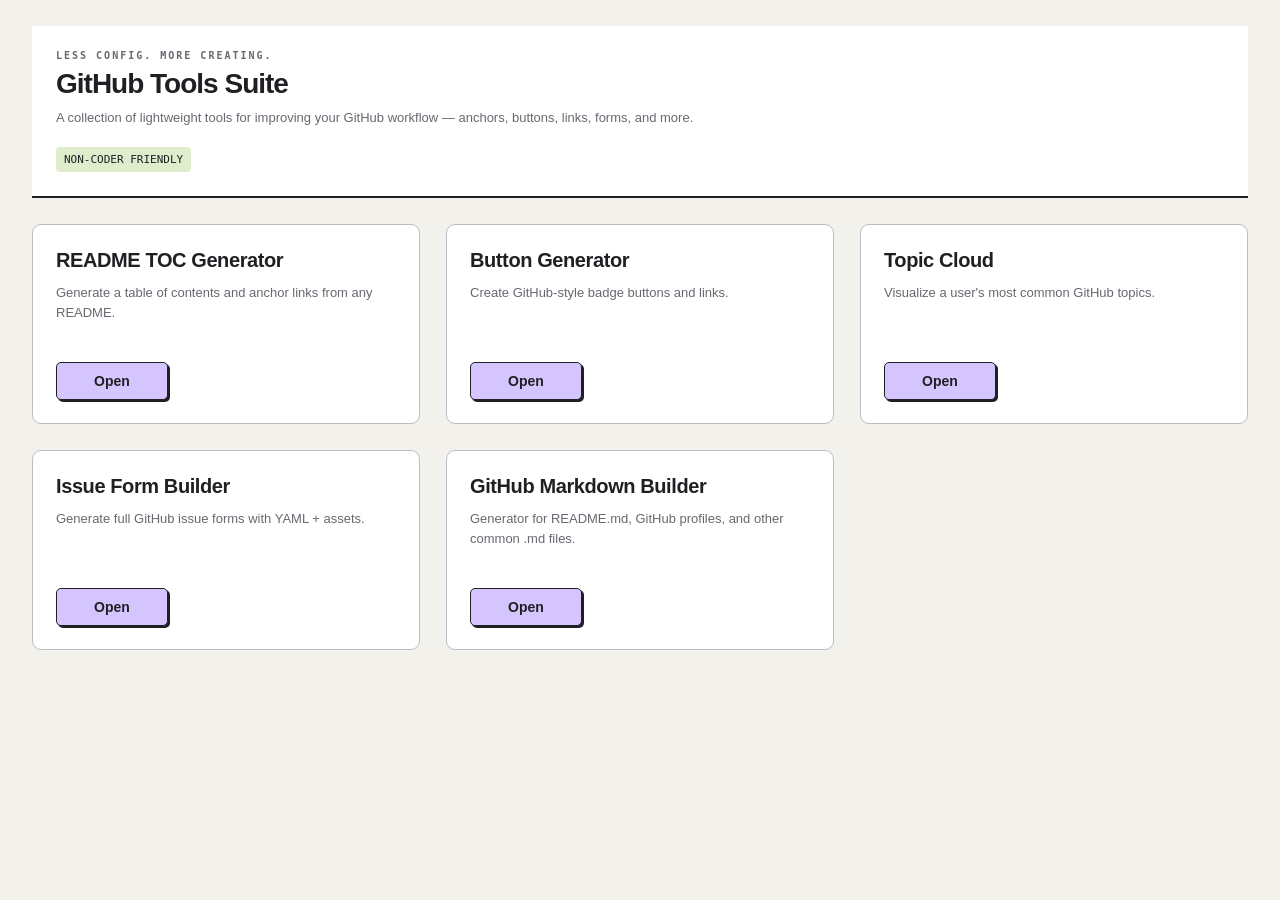
<file: index.html>
<!DOCTYPE html>
<html lang="en" class="neo-landing-root">
<head>
  <meta charset="UTF-8" />
  <meta name="viewport" content="width=device-width, initial-scale=1.0" />
  <title>GitHub Tools Suite</title>
  <style>
    :root {
      --ink: #202024;
      --paper: #f3f1ec;
      --panel: #fff;
      --muted: #686871;
      --accent: #d5c5ff;
      --accent-hover: #c7b1ff;
      --border: #bdbdc6;
    }
    *, *::before, *::after { box-sizing: border-box; }
    html { -webkit-text-size-adjust: 100%; }
    body {
      margin: 0;
      min-height: 100vh;
      font: 14px Arial, Helvetica, sans-serif;
      color: var(--ink);
      background: var(--paper);
    }
    a { color: inherit; }
    .neo-wrap {
      width: min(76rem, calc(100% - 3.25rem));
      margin: 0 auto;
      padding: 26px 0 40px;
    }
    .neo-hero {
      position: relative;
      background: var(--panel);
      border-bottom: 2px solid var(--ink);
      padding: 24px;
      margin-bottom: 26px;
    }
    .neo-hero::before {
      content: "LESS CONFIG. MORE CREATING.";
      display: block;
      margin-bottom: 8px;
      font: 700 10px monospace;
      letter-spacing: 2px;
      color: var(--muted);
    }
    .neo-hero::after {
      content: "NON-CODER FRIENDLY";
      display: inline-block;
      margin-top: 18px;
      background: #dfedcc;
      border-radius: 4px;
      padding: 6px 8px;
      font: 11px monospace;
    }
    .neo-hero h1 {
      margin: 0;
      font-size: 28px;
      line-height: 1.1;
      letter-spacing: -1px;
    }
    .neo-hero p {
      max-width: 52rem;
      margin: 8px 0 0;
      color: var(--muted);
      font-size: 13px;
      line-height: 1.6;
    }
    .neo-grid {
      display: grid;
      grid-template-columns: repeat(3, minmax(0, 1fr));
      gap: 26px;
      align-items: stretch;
    }
    .neo-card {
      display: flex;
      flex-direction: column;
      min-width: 0;
      min-height: 200px;
      background: var(--panel);
      border: 1px solid var(--border);
      border-radius: 9px;
      padding: 23px;
      transition: border-color 140ms ease;
    }
    .neo-card:hover, .neo-card:focus-within { border-color: #8a6cb5; }
    .neo-card h3 {
      margin: 0 0 10px;
      font-size: 20px;
      line-height: 1.25;
      letter-spacing: -.02em;
    }
    .neo-card p {
      margin: 0 0 22px;
      color: var(--muted);
      font-size: 13px;
      line-height: 1.6;
      flex: 1;
    }
    .neo-btn {
      display: inline-flex;
      justify-content: center;
      align-items: center;
      align-self: flex-start;
      min-width: 7rem;
      padding: 10px 14px;
      border: 1.5px solid var(--ink);
      border-radius: 5px;
      background: var(--accent);
      color: var(--ink);
      font-weight: 700;
      text-decoration: none;
      box-shadow: 2px 2px 0 var(--ink);
      transition: transform .08s ease, box-shadow .08s ease, background .12s ease;
    }
    .neo-btn:hover { background: var(--accent-hover); transform: translateY(-1px); }
    .neo-btn:active { transform: translate(1px, 1px); box-shadow: none; }
    .neo-btn:focus-visible { outline: 3px solid #8061cf; outline-offset: 3px; }
    @media (max-width: 980px) {
      .neo-grid { grid-template-columns: repeat(2, minmax(0, 1fr)); }
    }
    @media (max-width: 600px) {
      .neo-wrap { width: calc(100% - 30px); padding-top: 15px; }
      .neo-hero { padding: 18px; }
      .neo-hero h1 { font-size: 23px; }
      .neo-grid { grid-template-columns: 1fr; gap: 18px; }
      .neo-card { min-height: auto; padding: 17px; }
      .neo-btn { width: 100%; }
    }
    @media (prefers-reduced-motion: reduce) {
      .neo-card, .neo-btn { transition: none; }
    }
  </style>
</head>

<body class="neo-landing">
  <div class="neo-wrap">
    <header class="neo-hero">
      <h1>GitHub Tools Suite</h1>
      <p>
        A collection of lightweight tools for improving your GitHub workflow —
        anchors, buttons, links, forms, and more.
      </p>
    </header>

    <div class="neo-grid">
      <article class="neo-card">
        <h3>README TOC Generator</h3>
        <p>Generate a table of contents and anchor links from any README.</p>
        <a class="neo-btn" href="./github-anchor-generator.html">Open</a>
      </article>

      <article class="neo-card">
        <h3>Button Generator</h3>
        <p>Create GitHub-style badge buttons and links.</p>
        <a class="neo-btn" href="./github-button-generator.html">Open</a>
      </article>


      <article class="neo-card">
        <h3>Topic Cloud</h3>
        <p>Visualize a user's most common GitHub topics.</p>
        <a class="neo-btn" href="./github-topic-cloud.html">Open</a>
      </article>

      <article class="neo-card">
        <h3>Issue Form Builder</h3>
        <p>Generate full GitHub issue forms with YAML + assets.</p>
        <a class="neo-btn" href="./issue-template-generator.html">Open</a>
      </article>

      <article class="neo-card">
        <h3>GitHub Markdown Builder</h3>
        <p>Generator for README.md, GitHub profiles, and other common .md files.</p>
        <a class="neo-btn" href="./github_dashboard_builder.html">Open</a>
      </article>
    </div>
  </div>
</body>
</html>
</file>
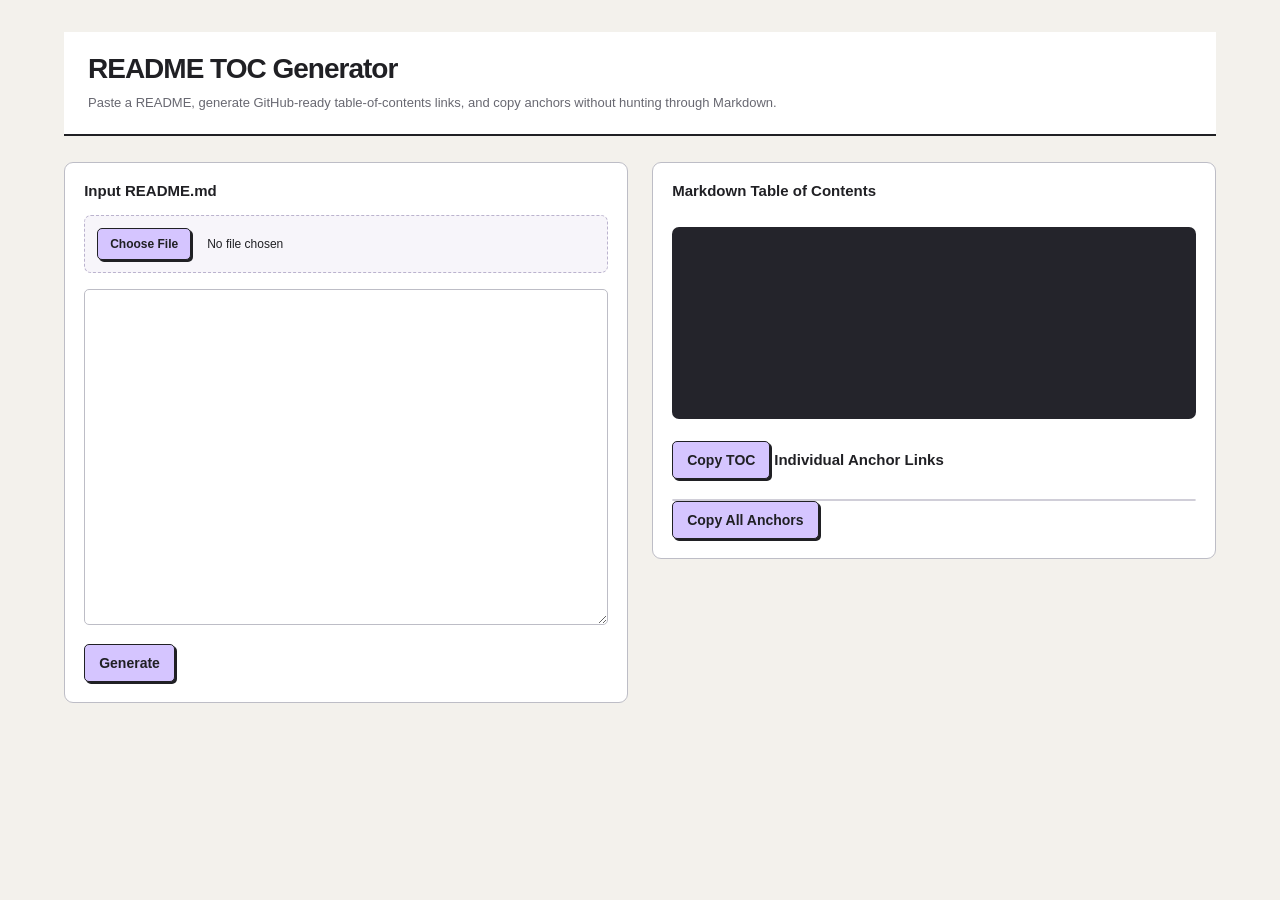
<file: github-anchor-generator.html>
<!DOCTYPE html>
<html lang="en">
<head>
  <meta charset="UTF-8" />
  <meta name="viewport" content="width=device-width, initial-scale=1.0" />
  <title>README TOC + Anchor Generator</title>
  <style>
    :root {
      --ink: #111111;
      --paper: #fff8fd;
      --panel: #ffffff;
      --lime: #c8ff00;
      --pink: #ff3eb5;
      --aqua: #00d7ff;
      --purple: #7c3cff;
      --shadow: 8px 8px 0 var(--ink);
      --shadow-sm: 4px 4px 0 var(--ink);
    }

    *, *::before, *::after { box-sizing: border-box; }
    html { -webkit-text-size-adjust: 100%; }
    img, video, canvas, svg { max-width: 100%; height: auto; }

    body {
      font-family: Inter, Arial, Helvetica, sans-serif;
      margin: 0;
      color: var(--ink);
      background:
        radial-gradient(circle at 15% 20%, rgba(255, 62, 181, 0.25) 0 11rem, transparent 11.25rem),
        radial-gradient(circle at 85% 10%, rgba(0, 215, 255, 0.28) 0 10rem, transparent 10.25rem),
        linear-gradient(135deg, #fff8fd 0%, #effcff 50%, #fbffe0 100%);
      min-height: 100vh;
    }

    .wrap {
      max-width: 76rem;
      margin: auto;
      padding: 2rem;
    }

    .hero {
      border: 4px solid var(--ink);
      background: var(--lime);
      box-shadow: var(--shadow);
      padding: 1.4rem;
      margin-bottom: 2rem;
      transform: rotate(-0.35deg);
    }

    h1 {
      margin: 0;
      font-size: clamp(2.2rem, 5vw, 4.5rem);
      line-height: 0.92;
      letter-spacing: -0.08em;
      text-transform: uppercase;
    }

    .subtitle {
      max-width: 48rem;
      margin: 0.85rem 0 0;
      font-size: 1.05rem;
      font-weight: 800;
    }

    .grid {
      display: grid;
      grid-template-columns: 1fr 1fr;
      gap: 1.5rem;
      align-items: start;
    }

    .card {
      background: var(--panel);
      padding: 1.2rem;
      border: 4px solid var(--ink);
      box-shadow: var(--shadow);
      border-radius: 0;
    }

    .card:nth-child(1) { border-top: 1rem solid var(--pink); }
    .card:nth-child(2) { border-top: 1rem solid var(--aqua); }

    h3 {
      display: inline-block;
      margin: 0 0 1rem;
      padding: 0.35rem 0.55rem;
      background: var(--ink);
      color: white;
      font-size: 1rem;
      text-transform: uppercase;
      letter-spacing: 0.04em;
    }

    input[type="file"] {
      width: 100%;
      padding: 0.75rem;
      background: linear-gradient(135deg, #fff8fd 0%, #f7ffe0 100%);
      border: 4px solid var(--ink);
      box-shadow: var(--shadow);
      font-weight: 950;
      font-size: 0.95rem;
      color: var(--ink);
      text-transform: uppercase;
      letter-spacing: 0.04em;
    }

    input[type="file"]:hover {
      background: linear-gradient(135deg, #00d7ff 0%, #c8ff00 100%);
    }

    input[type="file"]::file-selector-button {
      margin-right: 1rem;
      padding: 0.7rem 1rem;
      border: 3px solid var(--ink);
      background: var(--pink);
      color: var(--ink);
      font-weight: 1000;
      text-transform: uppercase;
      cursor: pointer;
      box-shadow: var(--shadow-sm);
      transition: transform 120ms ease, box-shadow 120ms ease, background 120ms ease;
    }

    input[type="file"]::file-selector-button:hover {
      background: var(--aqua);
      transform: translate(-2px, -2px);
      box-shadow: 6px 6px 0 var(--ink);
    }

    input[type="file"]::file-selector-button:active {
      transform: translate(2px, 2px);
      box-shadow: 1px 1px 0 var(--ink);
    }

    textarea {
      width: 100%;
      min-height: 21rem;
      padding: 0.9rem;
      border-radius: 0;
      border: 3px solid var(--ink);
      background: #101010;
      color: var(--lime);
      box-shadow: inset 4px 4px 0 rgba(255,255,255,0.12);
      font-family: Consolas, Monaco, monospace;
      font-size: 0.95rem;
      line-height: 1.5;
      resize: vertical;
    }

    button {
      padding: 0.65rem 0.9rem;
      border-radius: 0;
      border: 3px solid var(--ink);
      background: #ffffff;
      color: var(--ink);
      cursor: pointer;
      font-weight: 950;
      text-transform: uppercase;
      box-shadow: var(--shadow-sm);
      transition: transform 120ms ease, box-shadow 120ms ease, background 120ms ease;
    }

    button:hover {
      transform: translate(-2px, -2px);
      box-shadow: 6px 6px 0 var(--ink);
      background: var(--aqua);
    }

    button:active {
      transform: translate(3px, 3px);
      box-shadow: 1px 1px 0 var(--ink);
    }

    .primary {
      background: var(--pink);
      color: var(--ink);
      border: 3px solid var(--ink);
      font-size: 1rem;
    }

    pre {
      min-height: 12rem;
      background: #101010;
      color: var(--aqua);
      padding: 0.9rem;
      border-radius: 0;
      border: 3px solid var(--ink);
      overflow: auto;
      font-family: Consolas, Monaco, monospace;
      line-height: 1.45;
      white-space: pre-wrap;
      word-break: break-word;
    }

    .anchors {
      margin-top: 0.9rem;
      max-height: 16rem;
      overflow: auto;
      border: 3px solid var(--ink);
      background: #fff;
    }

    .anchor-item {
      display: grid;
      grid-template-columns: minmax(0, 1fr) auto auto;
      gap: 0.75rem;
      align-items: center;
      padding: 0.7rem;
      border-bottom: 3px solid var(--ink);
      font-weight: 800;
    }

    .anchor-item:nth-child(odd) { background: #f7ffe0; }
    .anchor-item:nth-child(even) { background: #fff0fb; }
    .anchor-item:last-child { border-bottom: 0; }

    .anchor-item span {
      overflow-wrap: anywhere;
    }

    .anchor-item code {
      display: inline-block;
      padding: 0.25rem 0.4rem;
      background: var(--lime);
      border: 2px solid var(--ink);
      font-size: 0.85rem;
      max-width: 15rem;
      overflow: hidden;
      text-overflow: ellipsis;
      white-space: nowrap;
    }

    .toast {
      position: fixed;
      right: 1.25rem;
      bottom: 1.25rem;
      z-index: 9999;
      max-width: min(22rem, calc(100vw - 2rem));
      padding: 0.9rem 1rem;
      background: var(--lime);
      border: 4px solid var(--ink);
      box-shadow: var(--shadow-sm);
      color: var(--ink);
      font-weight: 950;
      text-transform: uppercase;
      transform: translateY(150%);
      opacity: 0;
      transition: transform 180ms ease, opacity 180ms ease;
      pointer-events: none;
    }

    .toast.show {
      transform: translateY(0);
      opacity: 1;
    }

    .toast.error {
      background: var(--pink);
      color: var(--ink);
    }

    @media (max-width: 800px) {
      .wrap { padding: 1rem; }
      .grid { grid-template-columns: 1fr; }
      .hero { transform: none; }
      .anchor-item { grid-template-columns: 1fr; }
      .anchor-item code { max-width: 100%; }
    }
  
/* Studio theme — matches Issue Form Studio. Layout and output styles stay independent. */
:root { --ink:#202024; --text:#202024; --muted:#686871; --paper:#f3f1ec; --cream:#f3f1ec; --panel:#fff; --panel-2:#f1edf8; --pink:#d5c5ff; --hot:#d5c5ff; --lime:#dfedcc; --aqua:#e9e1fc; --purple:#8061cf; --danger:#fae1e3; --radius:9px; --shadow:4px 4px 0 #202024; --shadow-sm:2px 2px 0 #202024; }
body { background:#f3f1ec; color:#202024; font:14px Arial,Helvetica,sans-serif; }
body::before { display:none; }
.hero,.tool-hero { background:#fff; border:0; border-bottom:2px solid #202024; border-radius:0; box-shadow:none; transform:none; padding:22px 24px; margin-bottom:26px; }
h1,.hero h1,.tool-hero h1 { font-size:28px; line-height:1.1; letter-spacing:-1px; text-transform:none; text-shadow:none; }
.hero p,.tool-hero p,.subtitle { color:#686871; font-size:13px; line-height:1.5; font-weight:400; margin-top:8px; }
h2,.panel h2 { font-size:20px; } h3,.panel h3 { font-size:15px; }
h2,h3,.panel h2,.panel h3 { background:transparent; color:#202024; text-transform:none; letter-spacing:0; padding:0; }
.card,.panel { background:#fff; border:1px solid #bdbdc6; border-radius:9px; box-shadow:none; }
.card:nth-child(1),.card:nth-child(2) { border-top:1px solid #bdbdc6; }
.card::before { display:none; }
.card-header { border-bottom:1px solid #dedce5; }
.tool-kicker { background:transparent; color:#686871; padding:0; font:700 10px monospace; letter-spacing:2px; }
p,.tips,.small,.panel p.small { font-weight:400; line-height:1.6; }
.sub,.hint,.footer-note,.small,.meta { color:#686871; font-size:12px; }
label,.field label { font-size:12px; font-weight:700; text-transform:none; letter-spacing:0; }
input,textarea,select,.field input,.field textarea,.field select { font:inherit; background:#fff; color:#202024; border:1px solid #bdbdc6; border-radius:5px; padding:10px 11px; box-shadow:none; font-weight:400; }
input:focus,textarea:focus,select:focus,.field input:focus,.field textarea:focus,.field select:focus { background:#fff; box-shadow:none; }
button:focus-visible,input:focus-visible,textarea:focus-visible,select:focus-visible,summary:focus-visible { outline:3px solid #8061cf; outline-offset:3px; }
input[type=checkbox] { accent-color:#7254b1; }
button,.btn,.tab,.chip,button.primary,.primary,.btn.accent { font:700 14px Arial,Helvetica,sans-serif; text-transform:none; letter-spacing:0; border:1.5px solid #202024; border-radius:5px; background:#d5c5ff; color:#202024; padding:10px 14px; box-shadow:2px 2px 0 #202024; }
button:hover,.btn:hover,.tab:hover,.chip:hover { background:#c7b1ff; transform:translateY(-1px); box-shadow:2px 2px 0 #202024; }
button:active,.btn:active,.tab:active,.chip:active { transform:translate(1px,1px); box-shadow:none; }
button:disabled { opacity:.4; cursor:default; transform:none; }
button.ghost { background:white; }
button.danger { background:#fae1e3; color:#85353f; }
.tabs { border-bottom:1px solid #dedce5; padding-bottom:12px; gap:4px; }
.tab { background:transparent; color:#686871; border:0; box-shadow:none; padding:8px 10px; }
.tab.active { background:#202024; color:#fff; box-shadow:none; }
.preview-box,.example,.anchors { border:1px solid #d0ced8; border-radius:7px; background:#fff; box-shadow:none; }
.code-box,.toggle-row { border:1px solid #ceccd6; border-radius:7px; background:#f7f5fa; box-shadow:none; }
.chip-row { border:1px dashed #bbb3ce; border-radius:7px; background:#f7f5fa; padding:8px; }
.chip,#emojiPicker .chip:nth-child(n) { background:#f0edf7; border:1px solid #d0ced8; box-shadow:none; font-size:12px; padding:6px 9px; }
#emojiPicker .chip { font-size:18px; }
.slider { border:1px solid #bdbdc6; border-radius:20px; box-shadow:none; background:#dedce5; }
.slider::before { border:1px solid #bdbdc6; background:#fff; border-radius:50%; }
.toggle input:checked + .slider { background:#d5c5ff; }
.toggle input:checked + .slider::before { background:#fff; }
.toggle input:focus-visible + .slider { outline:3px solid #8061cf; outline-offset:3px; }
pre,.markdown-output,textarea[readonly] { background:#24242b; color:#edeaf7; border:0; border-radius:7px; box-shadow:none; font:12px/1.7 monospace; }
code { background:#f0edf7; border:0; border-radius:4px; font-weight:400; padding:2px 5px; }
input[type=file],input[type=file]:hover { background:#f7f5fa; border:1px dashed #bbb3ce; border-radius:7px; padding:12px; font-size:12px; font-weight:400; text-transform:none; letter-spacing:0; box-shadow:none; }
input[type=file]::file-selector-button { background:#d5c5ff; color:#202024; border:1.5px solid #202024; border-radius:5px; box-shadow:2px 2px #202024; font-weight:700; text-transform:none; padding:8px 12px; }
input[type=file]::file-selector-button:hover { background:#c7b1ff; box-shadow:2px 2px #202024; transform:none; }
.anchor-item:nth-child(n) { background:#fff; border-color:#dedce5; font-weight:400; }
.anchor-item code { color:#686871; background:#f0edf7; border:0; }
.toast { background:#dfedcc; color:#202024; border:1px solid #202024; border-radius:6px; box-shadow:2px 2px #202024; font-size:13px; font-weight:700; text-transform:none; letter-spacing:0; }
.toast.error { background:#fae1e3; }
@media(max-width:600px) { h1,.hero h1,.tool-hero h1 { font-size:23px; } .hero,.tool-hero { padding:18px; } }

</style>
</head>
<body>
<div class="wrap">
  <section class="hero">
    <h1>README TOC Generator</h1>
    <p class="subtitle">Paste a README, generate GitHub-ready table-of-contents links, and copy anchors without hunting through Markdown.</p>
  </section>

  <div class="grid">
    <div class="card">
      <h3>Input README.md</h3>
      <input type="file" id="file" />
      <br><br>
      <textarea id="input"></textarea>
      <br><br>
      <button class="primary" onclick="generate()">Generate</button>
    </div>

    <div class="card">
      <h3>Markdown Table of Contents</h3>
      <pre id="output"></pre>
      <button onclick="copyTOC()">Copy TOC</button>

      <h3 style="margin-top:20px;">Individual Anchor Links</h3>
      <div id="anchors" class="anchors"></div>
      <button onclick="copyAllAnchors()">Copy All Anchors</button>
    </div>
  </div>
</div>
<div id="toast" class="toast" role="status" aria-live="polite"></div>

<script>
function slugify(text, map) {
  let slug = text.toLowerCase()
    .replace(/[\u2000-\u206F\u2E00-\u2E7F\\'!"#$%&()*+,./:;<=>?@[\]^`{|}~]/g, '')
    .replace(/\s+/g, '-');

  if(map[slug] !== undefined) {
    map[slug]++;
    slug = slug + '-' + map[slug];
  } else {
    map[slug] = 0;
  }
  return slug;
}

let anchorList = [];

function generate() {
  const text = document.getElementById('input').value;
  const lines = text.split('\n');
  const map = {};

  let toc = [];
  anchorList = [];

  lines.forEach(line => {
    const match = line.match(/^(#{1,6})\s+(.*)/);
    if(match) {
      const level = match[1].length;
      const title = match[2].trim();
      const slug = slugify(title, map);

      const indent = '  '.repeat(level - 1);
      toc.push(`${indent}- [${title}](#${slug})`);

      anchorList.push({ title, slug });
    }
  });

  document.getElementById('output').textContent = toc.join('\n');
  renderAnchors();
}

function renderAnchors() {
  const container = document.getElementById('anchors');
  container.innerHTML = '';

  anchorList.forEach(item => {
    const div = document.createElement('div');
    div.className = 'anchor-item';

    const url = `#${item.slug}`;

    div.innerHTML = `
      <span>${item.title}</span>
      <code>${url}</code>
      <button onclick="copyText('${url}', 'Anchor copied')">Copy</button>
    `;

    container.appendChild(div);
  });
}

let toastTimer;

function showToast(message = 'Copied to clipboard', type = 'success') {
  const toast = document.getElementById('toast');
  if (!toast) return;

  clearTimeout(toastTimer);
  toast.textContent = message;
  toast.classList.toggle('error', type === 'error');
  toast.classList.add('show');

  toastTimer = setTimeout(() => {
    toast.classList.remove('show');
  }, 2200);
}

function fallbackCopy(text) {
  const textarea = document.createElement('textarea');
  textarea.value = text;
  textarea.setAttribute('readonly', '');
  textarea.style.position = 'fixed';
  textarea.style.left = '-9999px';
  document.body.appendChild(textarea);
  textarea.select();

  try {
    const successful = document.execCommand('copy');
    document.body.removeChild(textarea);
    return successful;
  } catch (err) {
    document.body.removeChild(textarea);
    return false;
  }
}

async function copyText(text, message = 'Copied to clipboard') {
  try {
    if (navigator.clipboard && window.isSecureContext) {
      await navigator.clipboard.writeText(text);
    } else {
      const copied = fallbackCopy(text);
      if (!copied) throw new Error('Fallback copy failed');
    }
    showToast(message);
  } catch (err) {
    showToast('Copy failed — select and copy manually', 'error');
  }
}

function copyTOC() {
  const text = document.getElementById('output').textContent;
  copyText(text, 'TOC copied');
}

function copyAllAnchors() {
  const text = anchorList.map(a => `${a.title} -> #${a.slug}`).join('\n');
  copyText(text, 'All anchors copied');
}

// file upload
const fileInput = document.getElementById('file');
fileInput.addEventListener('change', e => {
  const file = e.target.files[0];
  if(!file) return;
  const reader = new FileReader();
  reader.onload = e => {
    document.getElementById('input').value = e.target.result;
  };
  reader.readAsText(file);
});
</script>
</body>
</html>
</file>
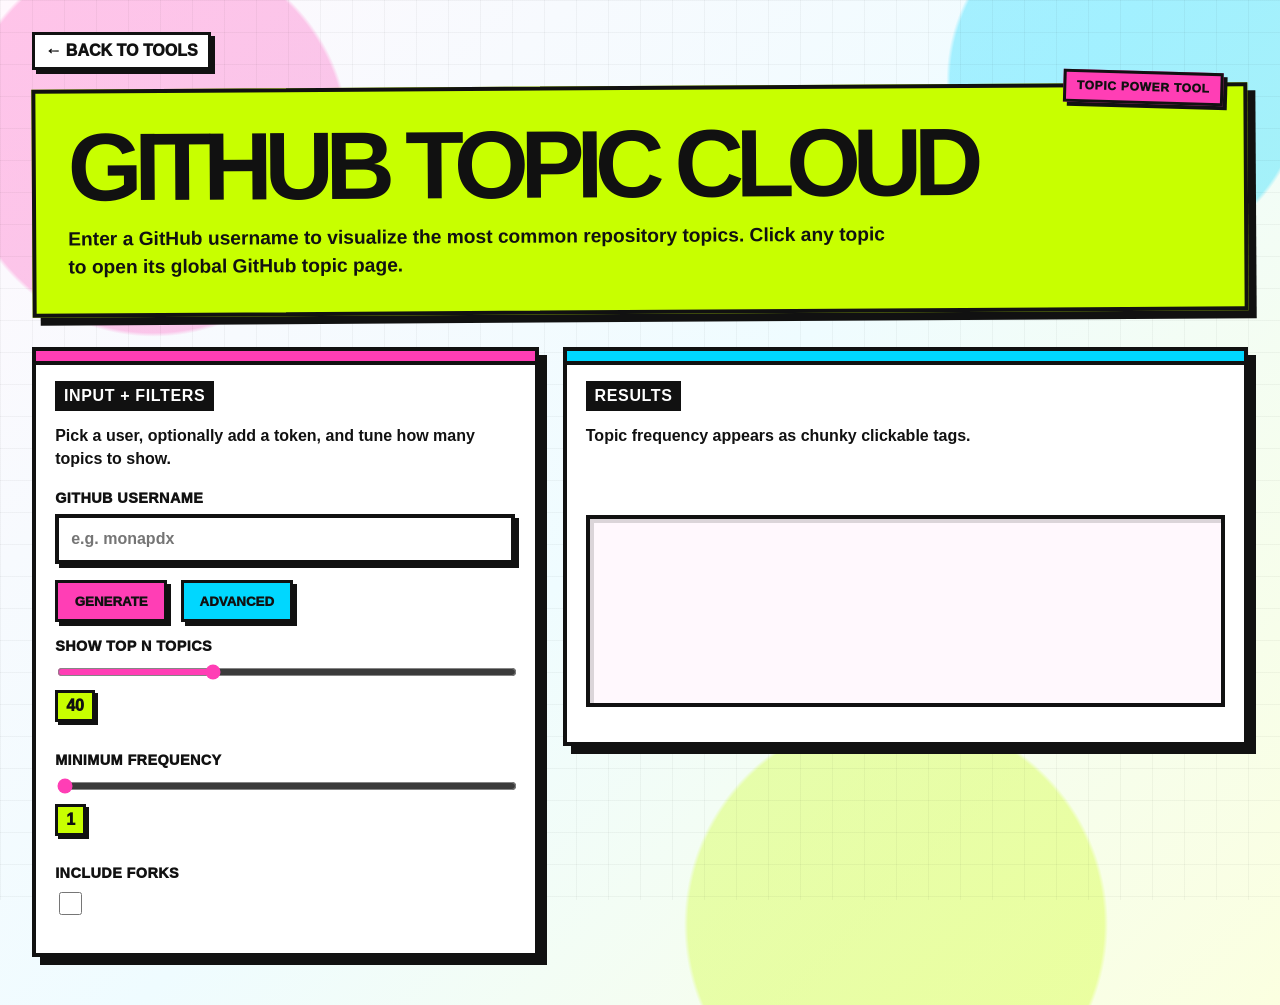
<file: github-topic-cloud.html>
<!doctype html>
<html lang="en" class="neo-landing-root">
<head>
  <meta charset="UTF-8" />
  <meta name="viewport" content="width=device-width, initial-scale=1.0" />
  <title>GitHub Topic Cloud</title>

  <style>
    :root {
      --ink: #111111;
      --paper: #fff8fd;
      --panel: #ffffff;
      --lime: #c8ff00;
      --pink: #ff3eb5;
      --aqua: #00d7ff;
      --purple: #7c3cff;
      --shadow: 8px 8px 0 var(--ink);
      --shadow-sm: 4px 4px 0 var(--ink);
    }

    *, *::before, *::after { box-sizing: border-box; }

    body {
      margin: 0;
      min-height: 100vh;
      font-family: Inter, Arial, Helvetica, sans-serif;
      color: var(--ink);
      background:
        radial-gradient(circle at 12% 14%, rgba(255, 62, 181, 0.28) 0 12rem, transparent 12.25rem),
        radial-gradient(circle at 88% 8%, rgba(0, 215, 255, 0.32) 0 11rem, transparent 11.25rem),
        radial-gradient(circle at 70% 92%, rgba(200, 255, 0, 0.3) 0 13rem, transparent 13.25rem),
        linear-gradient(135deg, #fff8fd 0%, #effcff 50%, #fbffe0 100%);
    }

    body::before {
      content: "";
      position: fixed;
      inset: 0;
      pointer-events: none;
      background:
        linear-gradient(90deg, rgba(17,17,17,0.04) 1px, transparent 1px),
        linear-gradient(rgba(17,17,17,0.04) 1px, transparent 1px);
      background-size: 32px 32px;
      mix-blend-mode: multiply;
    }

    a { color: inherit; }

    .neo-wrap {
      width: min(76rem, calc(100% - 2rem));
      margin: 0 auto;
      padding: 2rem 0 3rem;
      position: relative;
    }

    .neo-hero {
      border: 4px solid var(--ink);
      background: var(--lime);
      box-shadow: var(--shadow);
      padding: clamp(1.2rem, 3vw, 2rem);
      margin-bottom: 2rem;
      transform: rotate(-0.35deg);
      position: relative;
    }

    .neo-hero::after {
      content: "TOPIC POWER TOOL";
      position: absolute;
      right: 1.25rem;
      top: -1rem;
      background: var(--pink);
      border: 3px solid var(--ink);
      box-shadow: var(--shadow-sm);
      padding: 0.4rem 0.65rem;
      font-weight: 950;
      font-size: 0.75rem;
      letter-spacing: 0.06em;
      transform: rotate(2deg);
    }

    .neo-hero h1 {
      margin: 0;
      max-width: 58rem;
      font-size: clamp(2.5rem, 8vw, 6rem);
      line-height: 0.88;
      letter-spacing: -0.085em;
      text-transform: uppercase;
    }

    .neo-hero p {
      max-width: 52rem;
      margin: 1rem 0 0;
      font-size: clamp(1rem, 2vw, 1.2rem);
      line-height: 1.45;
      font-weight: 850;
    }

    .neo-layout {
      display: grid;
      grid-template-columns: minmax(0, 0.85fr) minmax(0, 1.15fr);
      gap: 1.5rem;
      align-items: start;
    }

    .neo-card {
      background: var(--panel);
      border: 4px solid var(--ink);
      box-shadow: var(--shadow);
      padding: 1.2rem;
      position: relative;
      overflow: hidden;
    }

    .neo-card::before {
      content: "";
      display: block;
      height: 0.9rem;
      margin: -1.2rem -1.2rem 1rem;
      background: var(--pink);
      border-bottom: 4px solid var(--ink);
    }

    .neo-card:nth-child(2)::before {
      background: var(--aqua);
    }

    .neo-card h2 {
      display: inline-block;
      margin: 0 0 0.85rem;
      padding: 0.35rem 0.55rem;
      background: var(--ink);
      color: white;
      font-size: 1rem;
      line-height: 1.15;
      text-transform: uppercase;
      letter-spacing: 0.04em;
    }

    .neo-card p {
      margin: 0 0 1.25rem;
      font-size: 1rem;
      line-height: 1.45;
      font-weight: 750;
    }

    .field,
    .control {
      display: flex;
      flex-direction: column;
      gap: 0.5rem;
      margin-bottom: 1rem;
    }

    label {
      font-size: 0.9rem;
      font-weight: 950;
      text-transform: uppercase;
      letter-spacing: 0.03em;
    }

    input[type="text"],
    input[type="password"] {
      width: 100%;
      border: 4px solid var(--ink);
      background: white;
      color: var(--ink);
      padding: 0.75rem;
      font: inherit;
      font-weight: 750;
      box-shadow: var(--shadow-sm);
    }

    input[type="range"] {
      width: 100%;
      accent-color: var(--pink);
    }

    input[type="checkbox"] {
      width: 1.4rem;
      height: 1.4rem;
      accent-color: var(--pink);
    }

    .actions,
    .button-row {
      display: flex;
      flex-wrap: wrap;
      gap: 0.85rem;
      margin: 1rem 0;
    }

    .neo-btn {
      display: inline-flex;
      justify-content: center;
      align-items: center;
      min-width: 7rem;
      padding: 0.65rem 0.9rem;
      border: 3px solid var(--ink);
      background: var(--pink);
      color: var(--ink);
      cursor: pointer;
      font-weight: 950;
      text-transform: uppercase;
      text-decoration: none;
      box-shadow: var(--shadow-sm);
      transition: transform 120ms ease, box-shadow 120ms ease, background 120ms ease;
    }

    .neo-btn:hover {
      transform: translate(-2px, -2px);
      box-shadow: 6px 6px 0 var(--ink);
      background: var(--aqua);
    }

    .neo-btn:active {
      transform: translate(3px, 3px);
      box-shadow: 1px 1px 0 var(--ink);
    }

    .neo-btn.secondary {
      background: var(--aqua);
    }

    .neo-btn.secondary:hover {
      background: var(--lime);
    }

    .controls {
      display: grid;
      grid-template-columns: 1fr;
      gap: 0.85rem;
      margin-top: 1rem;
    }

    .value {
      display: inline-block;
      align-self: flex-start;
      background: var(--lime);
      border: 3px solid var(--ink);
      padding: 0.25rem 0.5rem;
      font-weight: 950;
      box-shadow: 3px 3px 0 var(--ink);
    }

    .status {
      min-height: 2rem;
      margin-bottom: 1rem;
      font-weight: 950;
      text-transform: uppercase;
    }

    .status.ok { color: #007a36; }
    .status.error { color: #c00039; }

    .cloud {
      display: flex;
      flex-wrap: wrap;
      gap: 0.85rem;
      min-height: 12rem;
      padding: 1rem;
      border: 4px solid var(--ink);
      background: #fff8fd;
      box-shadow: inset 4px 4px 0 rgba(17,17,17,0.15);
    }

    .chip {
      display: inline-flex;
      align-items: center;
      gap: 0.55rem;
      padding: 0.55rem 0.7rem;
      background: var(--lime);
      border: 3px solid var(--ink);
      box-shadow: var(--shadow-sm);
      text-decoration: none;
      color: var(--ink);
      font-weight: 950;
      line-height: 1;
      transition: transform 120ms ease, box-shadow 120ms ease, background 120ms ease;
    }

    .chip:nth-child(3n) { background: var(--pink); }
    .chip:nth-child(4n) { background: var(--aqua); }
    .chip:nth-child(5n) { background: var(--purple); color: white; }

    .chip:hover {
      transform: translate(-2px, -2px) rotate(-0.35deg);
      box-shadow: 6px 6px 0 var(--ink);
      background: white;
      color: var(--ink);
    }

    .count {
      background: var(--ink);
      color: white;
      padding: 0.2rem 0.45rem;
      font-size: 0.75em;
      border: 2px solid var(--ink);
    }

    .footer {
      margin-top: 1rem;
      font-weight: 850;
      line-height: 1.45;
    }

    .hidden {
      display: none !important;
    }

    .back-link {
      display: inline-flex;
      margin-bottom: 1rem;
      font-weight: 950;
      text-transform: uppercase;
      text-decoration: none;
      background: white;
      border: 3px solid var(--ink);
      box-shadow: var(--shadow-sm);
      padding: 0.45rem 0.65rem;
    }

    .back-link:hover {
      background: var(--aqua);
    }

    @media (max-width: 900px) {
      .neo-layout {
        grid-template-columns: 1fr;
      }
    }

    @media (max-width: 680px) {
      .neo-wrap {
        width: min(100% - 1rem, 76rem);
        padding-top: 1rem;
      }

      .neo-hero {
        transform: none;
      }

      .neo-hero::after {
        position: static;
        display: inline-block;
        margin-bottom: 0.8rem;
        transform: none;
      }

      .neo-btn {
        width: 100%;
      }
    }
  </style>
</head>

<body>
  <main class="neo-wrap">
    <a class="back-link" href="./index.html">← Back to Tools</a>

    <header class="neo-hero">
      <h1>GitHub Topic Cloud</h1>
      <p>
        Enter a GitHub username to visualize the most common repository topics.
        Click any topic to open its global GitHub topic page.
      </p>
    </header>

    <section class="neo-layout">
      <article class="neo-card">
        <h2>Input + Filters</h2>
        <p>
          Pick a user, optionally add a token, and tune how many topics to show.
        </p>

        <form id="form">
          <div class="field">
            <label for="username">GitHub username</label>
            <input id="username" type="text" placeholder="e.g. monapdx" autocomplete="off" />
          </div>

          <div class="actions">
            <button id="go" type="submit" class="neo-btn">Generate</button>
            <button id="advancedBtn" class="neo-btn secondary" type="button">Advanced</button>
            <button id="clearTokenBtn" class="neo-btn secondary hidden" type="button">Clear Token</button>
          </div>
        </form>

        <div id="advanced" class="controls hidden">
          <div class="control">
            <label for="token">GitHub token optional</label>
            <input id="token" type="password" placeholder="ghp_..." autocomplete="off" />
            <div class="value">Stored locally</div>
          </div>
        </div>

        <div class="controls">
          <div class="control">
            <label for="topN">Show top N topics</label>
            <input id="topN" type="range" min="10" max="100" value="40" />
            <div class="value"><span id="topNVal">40</span></div>
          </div>

          <div class="control">
            <label for="minFreq">Minimum frequency</label>
            <input id="minFreq" type="range" min="1" max="10" value="1" />
            <div class="value"><span id="minFreqVal">1</span></div>
          </div>

          <div class="control">
            <label for="includeForks">Include forks</label>
            <input id="includeForks" type="checkbox" />
          </div>
        </div>
      </article>

      <article class="neo-card">
        <h2>Results</h2>
        <p>
          Topic frequency appears as chunky clickable tags.
        </p>

        <div id="status" class="status"></div>
        <div id="cloud" class="cloud"></div>

        <div class="footer">
          <span id="summary"></span>
        </div>
      </article>
    </section>
  </main>

  <script>
    const $ = (id) => document.getElementById(id);

    const form = $("form");
    const usernameInput = $("username");
    const statusEl = $("status");
    const cloudEl = $("cloud");
    const summaryEl = $("summary");

    const advancedBtn = $("advancedBtn");
    const advancedPanel = $("advanced");
    const tokenInput = $("token");
    const clearTokenBtn = $("clearTokenBtn");

    const topN = $("topN");
    const topNVal = $("topNVal");
    const minFreq = $("minFreq");
    const minFreqVal = $("minFreqVal");
    const includeForks = $("includeForks");

    const goBtn = $("go");

    topN.addEventListener("input", () => topNVal.textContent = topN.value);
    minFreq.addEventListener("input", () => minFreqVal.textContent = minFreq.value);

    const TOKEN_KEY = "gh_topic_cloud_token";
    const savedToken = localStorage.getItem(TOKEN_KEY);

    if (savedToken) {
      tokenInput.value = savedToken;
      clearTokenBtn.classList.remove("hidden");
    }

    advancedBtn.addEventListener("click", () => {
      advancedPanel.classList.toggle("hidden");
      clearTokenBtn.classList.toggle("hidden", !localStorage.getItem(TOKEN_KEY));
    });

    tokenInput.addEventListener("change", () => {
      const token = tokenInput.value.trim();

      if (token) {
        localStorage.setItem(TOKEN_KEY, token);
        clearTokenBtn.classList.remove("hidden");
      } else {
        localStorage.removeItem(TOKEN_KEY);
        clearTokenBtn.classList.add("hidden");
      }
    });

    clearTokenBtn.addEventListener("click", () => {
      localStorage.removeItem(TOKEN_KEY);
      tokenInput.value = "";
      clearTokenBtn.classList.add("hidden");
      setStatus("Saved token cleared.", "ok");
    });

    function setStatus(msg, kind = "") {
      statusEl.textContent = msg || "";
      statusEl.className = "status" + (kind ? " " + kind : "");
    }

    function topicUrl(topic) {
      const slug = String(topic).trim().toLowerCase();
      return `https://github.com/topics/${encodeURIComponent(slug)}`;
    }

    function clamp(n, a, b) {
      return Math.max(a, Math.min(b, n));
    }

    function fontSizeFor(count, minC, maxC) {
      const min = Math.log(minC + 1);
      const max = Math.log(maxC + 1);
      const value = Math.log(count + 1);
      const t = (value - min) / (max - min || 1);
      const px = 12 + t * 18;

      return `${clamp(px, 12, 30).toFixed(1)}px`;
    }

    async function fetchAllRepos(username, token, includeForksFlag) {
      const perPage = 100;
      let page = 1;
      let all = [];

      while (true) {
        const url = `https://api.github.com/users/${encodeURIComponent(username)}/repos?per_page=${perPage}&page=${page}&sort=updated`;

        const headers = {
          "Accept": "application/vnd.github+json",
          "X-GitHub-Api-Version": "2022-11-28"
        };

        if (token) headers["Authorization"] = `Bearer ${token}`;

        const res = await fetch(url, { headers });

        if (!res.ok) {
          let extra = "";

          try {
            extra = await res.text();
          } catch {}

          throw new Error(`GitHub API error ${res.status} ${res.statusText}${extra ? " — " + extra : ""}`);
        }

        const batch = await res.json();

        if (!Array.isArray(batch)) break;

        const filtered = includeForksFlag ? batch : batch.filter((repo) => !repo.fork);
        all = all.concat(filtered);

        if (batch.length < perPage) break;

        page += 1;

        if (page > 20) break;
      }

      return all;
    }

    function countTopics(repos) {
      const map = new Map();

      for (const repo of repos) {
        const topics = Array.isArray(repo.topics) ? repo.topics : [];

        for (const topic of topics) {
          const key = String(topic).trim().toLowerCase();

          if (!key) continue;

          map.set(key, (map.get(key) || 0) + 1);
        }
      }

      return map;
    }

    function renderCloud(topicCounts, options) {
      cloudEl.innerHTML = "";
      summaryEl.textContent = "";

      const entries = [...topicCounts.entries()]
        .map(([topic, count]) => ({ topic, count }))
        .filter((item) => item.count >= options.minFreq)
        .sort((a, b) => b.count - a.count)
        .slice(0, options.topN);

      if (!entries.length) {
        setStatus("No topics found or everything was filtered out.", "error");
        return;
      }

      const counts = entries.map((entry) => entry.count);
      const minC = Math.min(...counts);
      const maxC = Math.max(...counts);

      for (const { topic, count } of entries) {
        const a = document.createElement("a");
        a.className = "chip";
        a.href = topicUrl(topic);
        a.target = "_blank";
        a.rel = "noopener noreferrer";
        a.style.fontSize = fontSizeFor(count, minC, maxC);

        const label = document.createElement("span");
        label.textContent = topic;

        const badge = document.createElement("span");
        badge.className = "count";
        badge.textContent = count;

        a.appendChild(label);
        a.appendChild(badge);
        cloudEl.appendChild(a);
      }

      const totalTopics = topicCounts.size;
      const totalTaggedRepos = [...topicCounts.values()].reduce((a, b) => a + b, 0);

      summaryEl.textContent = `Showing ${entries.length} topics • ${totalTopics} unique topics found • ${totalTaggedRepos} topic-usages counted.`;

      setStatus("Done.", "ok");
    }

    async function run() {
      const username = usernameInput.value.trim();

      if (!username) {
        setStatus("Please enter a GitHub username.", "error");
        return;
      }

      const token = (tokenInput.value || localStorage.getItem(TOKEN_KEY) || "").trim();

      const opts = {
        topN: Number(topN.value),
        minFreq: Number(minFreq.value),
        includeForks: includeForks.checked
      };

      setStatus(`Fetching repos for ${username}...`);
      cloudEl.innerHTML = "";
      summaryEl.textContent = "";
      goBtn.disabled = true;

      try {
        const repos = await fetchAllRepos(username, token, opts.includeForks);

        setStatus(`Counting topics across ${repos.length} repos...`);

        const topicCounts = countTopics(repos);

        if (topicCounts.size === 0) {
          setStatus("No topics found on this user's repos.", "error");
          return;
        }

        renderCloud(topicCounts, opts);
      } catch (err) {
        const msg = err && err.message ? err.message : String(err);
        const hint = msg.includes("403") ? " If you hit rate limits, add a token in Advanced." : "";

        setStatus(msg + hint, "error");
      } finally {
        goBtn.disabled = false;
      }
    }

    form.addEventListener("submit", (e) => {
      e.preventDefault();
      run();
    });
  </script>
</body>
</html>
</file>
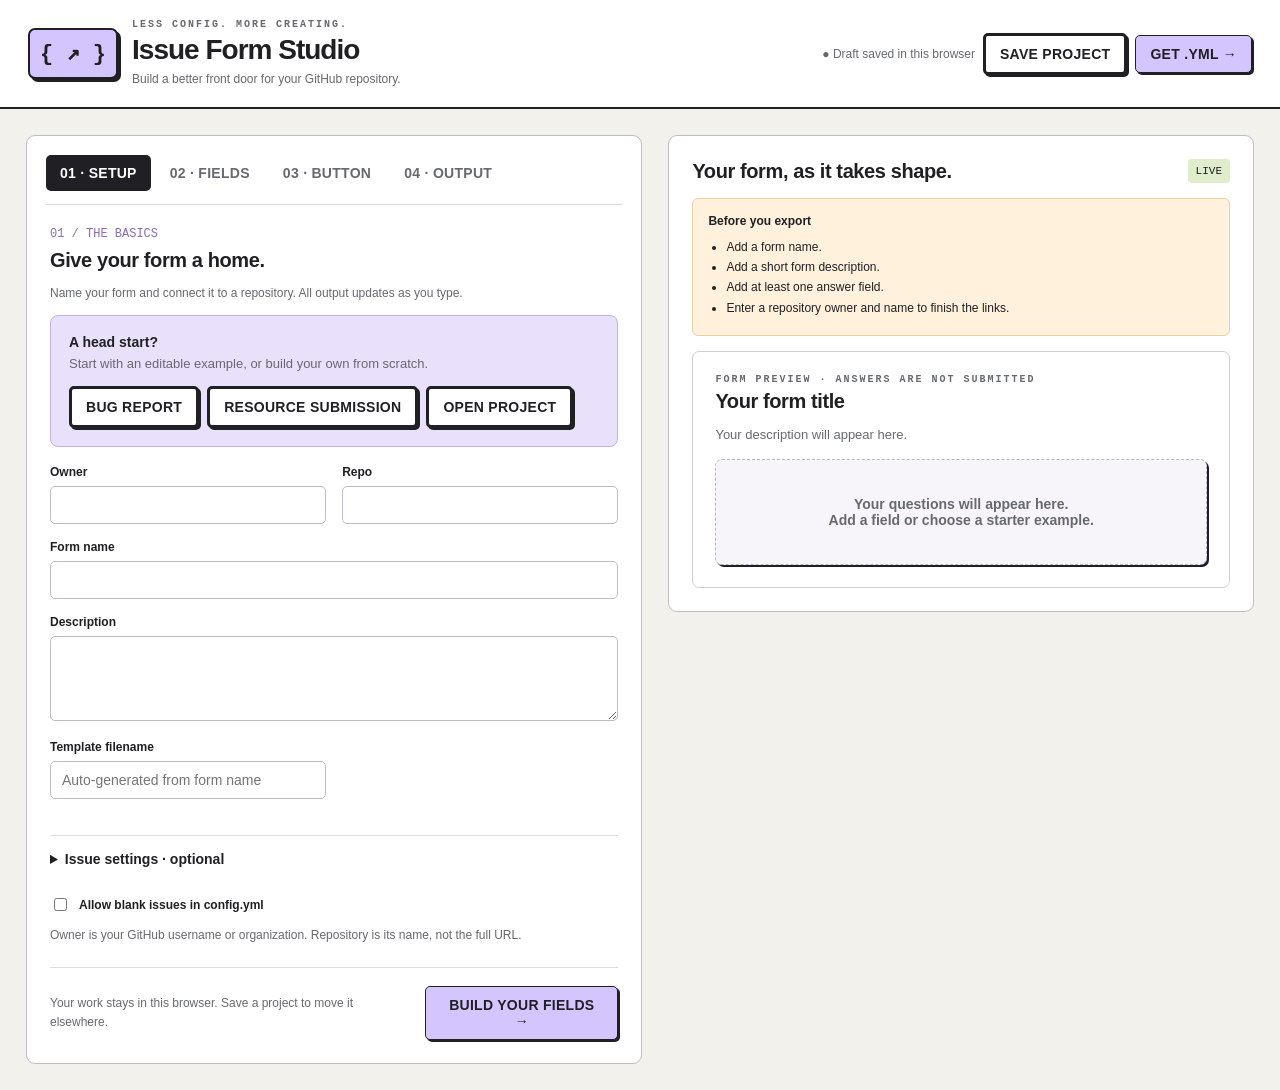
<file: issue-template-generator.html>
<!doctype html>
<html lang="en">
<head>
  <meta charset="UTF-8" />
  <meta name="viewport" content="width=device-width, initial-scale=1.0" />
  <title>GitHub Issue Form Generator – Visual YAML Builder</title>
  <style>
html { -webkit-text-size-adjust: 100%; }
*, *::before, *::after { box-sizing: border-box; }
img, video, canvas, svg { max-width: 100%; height: auto; }

:root {
  --bg: #9eeeff;
  --panel: #fff8fc;
  --panel-2: #ecff00;
  --text: #101018;
  --muted: #343444;
  --ink: #050505;
  --hot: #ff2fb3;
  --lime: #d7ff00;
  --aqua: #38e8ff;
  --purple: #8f4dff;
  --shadow: 8px 8px 0 var(--ink);
  --shadow-sm: 5px 5px 0 var(--ink);
  --radius: 0;
}

body {
  margin: 0;
  font-family: Inter, Arial, Helvetica, sans-serif;
  background:
    radial-gradient(circle at 18px 18px, rgba(5,5,5,.12) 2px, transparent 2px),
    linear-gradient(135deg, #9eeeff 0%, #fff8fc 48%, #ffb9e7 100%);
  background-size: 34px 34px, auto;
  color: var(--text);
}

body::before {
  content: "";
  position: fixed;
  inset: 0;
  pointer-events: none;
  background: linear-gradient(90deg, rgba(255,47,179,.12), rgba(215,255,0,.14), rgba(56,232,255,.12));
  mix-blend-mode: multiply;
}

.wrap {
  max-width: 1400px;
  margin: 0 auto;
  padding: 28px;
  display: grid;
  grid-template-columns: 1.1fr 0.9fr;
  gap: 26px;
  position: relative;
}

.card {
  background: var(--panel);
  border: 4px solid var(--ink);
  border-radius: var(--radius);
  box-shadow: var(--shadow);
  padding: 20px;
  position: relative;
}

.card:first-child {
  background: var(--lime);
}

.card:first-child::after {
  content: "YAML POWER TOOL";
  position: absolute;
  top: -16px;
  right: 18px;
  padding: 6px 10px;
  background: var(--hot);
  color: var(--ink);
  border: 3px solid var(--ink);
  font-size: .72rem;
  font-weight: 1000;
  letter-spacing: .08em;
  transform: rotate(2deg);
}

h1 {
  margin: 0 0 10px;
  font-size: clamp(2rem, 4vw, 3.35rem);
  line-height: .95;
  letter-spacing: -0.05em;
  text-transform: uppercase;
  text-shadow: 3px 3px 0 var(--hot);
}

h2 {
  margin: 0 0 12px;
  font-size: 1.25rem;
  text-transform: uppercase;
  letter-spacing: -0.02em;
}

p, .muted { color: var(--muted); }
p { font-weight: 650; line-height: 1.45; }

.grid { display: grid; gap: 16px; }
.grid.two { grid-template-columns: repeat(2, minmax(0, 1fr)); }

label {
  display: block;
  font-size: 0.85rem;
  margin-bottom: 7px;
  font-weight: 950;
  text-transform: uppercase;
  letter-spacing: .03em;
}

input, textarea, select {
  width: 100%;
  border: 3px solid var(--ink);
  border-radius: 0;
  padding: 12px 14px;
  font: inherit;
  background: white;
  color: var(--text);
  box-shadow: 4px 4px 0 var(--ink);
  outline: none;
}

input:focus, textarea:focus, select:focus {
  background: #fffdf0;
  box-shadow: 5px 5px 0 var(--hot);
}

textarea {
  min-height: 90px;
  resize: vertical;
}

.field {
  border: 3px solid var(--ink);
  border-radius: 0;
  padding: 16px;
  margin-top: 14px;
  background: #ffffff;
  box-shadow: var(--shadow-sm);
}

.field:nth-child(odd) { background: #f2fcff; }
.field:nth-child(even) { background: #fff0fb; }

.empty-fields {
  margin-top: 14px;
  border: 3px dashed var(--ink);
  background: var(--lime);
  padding: 16px;
  font-weight: 900;
  box-shadow: var(--shadow-sm);
}

.row {
  display: flex;
  gap: 10px;
  flex-wrap: wrap;
  align-items: center;
}

button {
  border: 3px solid var(--ink);
  border-radius: 0;
  background: var(--hot);
  color: var(--ink);
  padding: 11px 16px;
  font: inherit;
  font-weight: 1000;
  cursor: pointer;
  box-shadow: 4px 4px 0 var(--ink);
  text-transform: uppercase;
  letter-spacing: .02em;
  transition: transform .08s ease, box-shadow .08s ease, background .12s ease;
}

button:hover {
  background: var(--lime);
  transform: translate(-1px, -1px);
  box-shadow: 6px 6px 0 var(--ink);
}

button:active {
  transform: translate(3px, 3px);
  box-shadow: 1px 1px 0 var(--ink);
}

button.secondary {
  background: var(--aqua);
  color: var(--ink);
  border: 3px solid var(--ink);
}

button.secondary:hover { background: var(--lime); }

pre {
  white-space: pre-wrap;
  word-break: break-word;
  background: #111118;
  color: #eaff00;
  border: 3px solid var(--ink);
  border-radius: 0;
  padding: 14px;
  min-height: 160px;
  max-height: 280px;
  overflow: auto;
  font-size: 12px;
  box-shadow: inset 0 0 0 2px rgba(255,255,255,.08), 4px 4px 0 var(--ink);
}

.outputs > .card {
  position: sticky;
  top: 18px;
  background: #ffffff;
}

.outblock {
  margin-bottom: 18px;
  padding-bottom: 6px;
  border-bottom: 3px dashed var(--ink);
}

.outblock:last-child { border-bottom: 0; }

.outhead {
  display: flex;
  justify-content: space-between;
  gap: 8px;
  align-items: center;
  margin-bottom: 10px;
}

.small { font-size: 0.86rem; }
strong.small {
  background: var(--lime);
  border: 2px solid var(--ink);
  padding: 4px 7px;
  box-shadow: 3px 3px 0 var(--ink);
}

.previewbox {
  border: 3px solid var(--ink);
  border-radius: 0;
  padding: 14px;
  background: #ffffff;
  box-shadow: var(--shadow-sm);
}

img.preview {
  max-width: 100%;
  display: block;
}

.checkbox {
  display: flex;
  gap: 9px;
  align-items: center;
}

.checkbox input {
  width: auto;
  box-shadow: none;
  accent-color: var(--hot);
}

.upload-note {
  grid-column: 1 / -1;
  border: 3px dashed var(--ink);
  background: var(--lime);
  border-radius: 0;
  padding: 12px;
  color: var(--text);
  font-size: 0.9rem;
  font-weight: 750;
}

.toast {
  position: fixed;
  right: 22px;
  bottom: 22px;
  z-index: 9999;
  background: var(--lime);
  color: var(--ink);
  border: 4px solid var(--ink);
  box-shadow: var(--shadow-sm);
  padding: 14px 18px;
  max-width: min(360px, calc(100vw - 44px));
  font-weight: 1000;
  text-transform: uppercase;
  letter-spacing: .03em;
  transform: translateY(20px);
  opacity: 0;
  pointer-events: none;
  transition: opacity .18s ease, transform .18s ease;
}

.toast.show {
  transform: translateY(0);
  opacity: 1;
}

.toast.error { background: #ff7a7a; }

@media (max-width: 1100px) {
  .wrap { grid-template-columns: 1fr; padding: 18px; }
  .outputs > .card { position: static; }
}

@media (max-width: 760px) {
  .grid.two { grid-template-columns: 1fr; }
  .outhead { align-items: flex-start; flex-direction: column; }
  button { width: 100%; }
  .row button { width: auto; }
}

:root{--ink:#202024;--text:#202024;--muted:#686871;--panel:#fff;--hot:#d5c5ff;--lime:#dfedcc;--shadow:4px 4px 0 #202024;--shadow-sm:2px 2px 0 #202024}
body{background:#f3f1ec;font-family:Arial,Helvetica,sans-serif;font-size:14px}body::before{display:none}button,input,textarea,select{font:inherit}button{cursor:pointer;border:1.5px solid var(--ink);border-radius:5px;background:#d5c5ff;color:#202024;padding:10px 14px;font-weight:700;box-shadow:2px 2px 0 #202024}button:hover{background:#c7b1ff;transform:translateY(-1px)}button:active{transform:translate(1px,1px);box-shadow:none}button:disabled{opacity:.4;cursor:default;transform:none}button.secondary{background:white}button:focus-visible,input:focus-visible,textarea:focus-visible,select:focus-visible,summary:focus-visible{outline:3px solid #8061cf;outline-offset:3px}input,textarea,select{border:1px solid #bdbdc6;border-radius:5px;padding:10px 11px;background:#fff;box-shadow:none;width:100%}textarea{min-height:85px;resize:vertical}input[type=checkbox]{width:auto;accent-color:#7254b1}label{font-size:12px;letter-spacing:0;text-transform:none;font-weight:700;margin:0 0 7px}p{font-weight:400}h1{text-shadow:none;text-transform:none;font-size:28px;line-height:1.1;letter-spacing:-1px;margin:0}h2{text-transform:none;font-size:20px;margin:0 0 8px}h3{font-size:15px}.appbar{border-bottom:2px solid #202024;background:#fff;padding:19px 28px;display:flex;align-items:center;justify-content:space-between;gap:20px}.brand{display:flex;gap:14px;align-items:center}.mark{font:700 22px monospace;background:#d5c5ff;border:2px solid #202024;box-shadow:3px 3px #202024;padding:10px;border-radius:7px}.eyebrow{font:700 10px monospace;letter-spacing:2px;margin-bottom:5px;color:#686871}.appbar p{margin:5px 0 0;font-size:12px}.row{display:flex;align-items:center;flex-wrap:wrap;gap:8px}.wrap{max-width:1500px;padding:26px;grid-template-columns:minmax(0,1fr) minmax(0,.95fr);gap:26px}.card{border:1px solid #bdbdc6;box-shadow:none;border-radius:9px;padding:23px;background:#fff}.card:first-child{background:white}.card:first-child::after{display:none}.grid{gap:18px}.grid.two{gap:16px}.intro{padding:18px;background:#e9e1fc;border:1px solid #c5b2ec;border-radius:8px;margin-bottom:18px}.intro p{margin:5px 0 0;font-size:13px}.nav{display:flex;gap:5px;border-bottom:1px solid #d9d7df;margin:-4px -4px 22px;padding-bottom:13px;flex-wrap:wrap}.nav button,.tabs button{box-shadow:none;border:0;background:transparent;color:#686871}.nav button.active,.tabs button.active{background:#202024;color:white}.section[hidden],.outblock[hidden]{display:none}.field{border:1px solid #ceccd6;border-radius:7px;padding:15px;box-shadow:none;margin:14px 0;background:#faf9fc}.field .row strong{font-size:13px}.field .row button{padding:5px 8px;box-shadow:none;font-size:12px}.empty-fields{text-align:center;background:#f7f5fa;border:1px dashed #bbb3ce;padding:36px 18px;border-radius:7px;color:#686871}.outputs>.card{position:sticky;top:20px;max-height:calc(100vh - 40px);overflow:auto}.previewtop{display:flex;justify-content:space-between;align-items:center;gap:10px;margin-bottom:15px}.badge{font:11px monospace;background:#dfedcc;padding:6px 8px;border-radius:4px}.tabs{display:flex;gap:4px;border-bottom:1px solid #dedce5;padding-bottom:12px;margin-bottom:18px;flex-wrap:wrap}.tabs button{padding:8px 10px}.previewbox{border:1px solid #d0ced8;box-shadow:none;border-radius:7px;padding:22px}.previewbox p{font-size:13px}.previewfield{margin:23px 0}.previewfield label{font-size:14px}.previewfield small{display:block;color:#686871;margin:7px 0;white-space:pre-wrap}.previewfield textarea{min-height:95px}.previewfield .checkoption{display:flex;gap:9px;align-items:center;font-weight:400;margin:10px 0}.mdnote{white-space:pre-wrap;line-height:1.6;border-bottom:1px solid #ddd;padding-bottom:16px}.outhead{align-items:center}.outhead strong.small{border:0;box-shadow:none;background:#f0edf7;font:11px monospace;overflow-wrap:anywhere;padding:8px}.outhead button{padding:6px 10px;box-shadow:none;font-size:12px}pre{background:#24242b;color:#edeaf7;border:0;border-radius:7px;padding:20px;font:12px/1.7 monospace;white-space:pre-wrap;word-break:break-word;max-height:480px;overflow:auto;box-shadow:none}.outblock{border:0;margin:0}.small{font-size:12px}.help{font-size:12px;color:#686871;line-height:1.6}.validation{background:#fff1db;border:1px solid #ead0a2;border-radius:6px;padding:12px 15px;font-size:12px;line-height:1.7;margin-bottom:15px}.validation ul{margin:5px 0;padding-left:18px}.validation.good{background:#eef5e6;border-color:#cddbbd}details{border-top:1px solid #ddd;padding-top:15px;margin-top:20px}summary{cursor:pointer;font-weight:700;margin-bottom:16px}.foot{display:flex;justify-content:space-between;gap:12px;align-items:center;border-top:1px solid #ddd;padding-top:18px;margin-top:22px}.toast{border:1px solid #202024;background:#dfedcc;text-transform:none;font-size:13px;letter-spacing:0;border-radius:6px}.colorline{display:flex;gap:7px}.colorline input[type=color]{padding:3px;width:43px;height:39px}.stepnum{color:#8a6cb5;font:12px monospace;margin-bottom:8px}.upload-note{background:#f1edf8;border:1px dashed #c0b4d7;font-size:12px;font-weight:400}.install{background:#f5f3f8;border-radius:7px;padding:16px;margin-top:20px}.install ol{padding-left:20px;line-height:1.8}.install code{font-size:11px;overflow-wrap:anywhere}@media(max-width:1000px){.wrap{grid-template-columns:1fr}.outputs>.card{position:static;max-height:none}.appbar{flex-wrap:wrap}}@media(max-width:600px){.wrap{padding:15px}.card{padding:17px}.appbar{padding:16px}.grid.two{grid-template-columns:1fr}h1{font-size:23px}button{width:auto}.outhead{flex-direction:column;align-items:start}.brand .mark{display:none}.foot{align-items:start;flex-direction:column}}

.field-body[hidden]{display:none}.field-toggle{flex:1;text-align:left;background:transparent!important;border:0!important;box-shadow:none!important;padding:6px 0!important;font-size:14px!important}.field-toggle::before{content:'▸';display:inline-block;width:19px}.field-toggle[aria-expanded=true]::before{content:'▾'}.field.is-active{border-color:#8a6cb5;background:#fcfaff}.field-head{gap:6px}.wrap.is-output{grid-template-columns:1fr;max-width:1050px}.wrap.is-output>.outputs{display:none}.final-actions{display:flex;gap:12px;margin:24px 0}.final-actions button{padding:15px 22px}.final-code{max-height:60vh;user-select:text}.output-path{overflow-wrap:anywhere;font:12px/1.7 monospace;background:#efecf5;padding:12px;border-radius:5px}.final-validation:empty{display:none}
</style>
</head>
<body>
<header class="appbar"><div class="brand"><span class="mark">{ ↗ }</span><div><div class="eyebrow">LESS CONFIG. MORE CREATING.</div><h1>Issue Form Studio</h1><p>Build a better front door for your GitHub repository.</p></div></div><div class="row"><span id="saveStatus" class="small muted">Draft saved locally</span><button class="secondary" onclick="exportDraft()">Save project</button><button onclick="selectSection('output')">Get .yml →</button></div></header>
<div class="wrap"><main class="card"><nav class="nav" aria-label="Editor sections"><button class="active" data-section="setup">01 · Setup</button><button data-section="build">02 · Fields</button><button data-section="button">03 · Button</button><button data-section="output">04 · Output</button></nav>
<section class="section" id="section-setup"><div class="stepnum">01 / THE BASICS</div><h2>Give your form a home.</h2><p class="help">Name your form and connect it to a repository. All output updates as you type.</p><div class="intro"><strong>A head start?</strong><p>Start with an editable example, or build your own from scratch.</p><div class="row" style="margin-top:12px"><button class="secondary" onclick="usePreset('bug')">Bug report</button><button class="secondary" onclick="usePreset('resource')">Resource submission</button><button class="secondary" onclick="document.getElementById('projectFile').click()">Open project</button></div></div>
        <div class="grid two">
          <div><label for="owner">Owner</label><input id="owner" value=""></div>
          <div><label for="repo">Repo</label><input id="repo" value=""></div>
          <div style="grid-column:1/-1"><label for="formName">Form name</label><input id="formName" value=""></div>
          <div style="grid-column:1/-1"><label>Description</label><textarea id="formDescription"></textarea></div>
          <div><label for="filename">Template filename</label><input id="filename" value="" placeholder="Auto-generated from form name"></div>
          <details style="grid-column:1/-1"><summary>Issue settings · optional</summary><div class="grid two"><div><label for="titlePrefix">Issue title prefix</label><input id="titlePrefix" value=""></div>
          <div><label for="labels">Labels (comma-separated)</label><input id="labels" value=""></div>
          <div><label for="assignees">Assignees (comma-separated)</label><input id="assignees" value=""></div></div></details>
        </div>
        <div class="checkbox" style="margin-top:12px">
          <input type="checkbox" id="blankIssues">
          <label for="blankIssues" style="margin:0">Allow blank issues in config.yml</label>
        </div>
<p class="help">Owner is your GitHub username or organization. Repository is its name, not the full URL.</p><div class="foot"><span class="help">Your work stays in this browser. Save a project to move it elsewhere.</span><button onclick="selectSection('build')">Build your fields →</button></div></section>
<section class="section" id="section-build" hidden><div class="stepnum">02 / FORM CONTENT</div><h2>Ask the right questions.</h2><p class="help">Add a field, edit its contents, and try it in the live preview. Click a field to edit it. Other fields collapse automatically. Use the arrows to change the order.</p><div class="row"><select id="newType" aria-label="New field type" style="width:auto"><option value="input">Short text</option><option value="textarea">Long text</option><option value="dropdown">Dropdown</option><option value="checkboxes">Checkboxes</option><option value="markdown">Markdown note</option><option value="upload">File upload</option></select><button onclick="addField()">+ Add field</button><span class="small muted" id="fieldCount"></span></div><div id="fields"></div><div class="foot"><button class="secondary" onclick="selectSection('setup')">← Setup</button><button onclick="selectSection('button')">Style your button →</button></div></section>
<section class="section" id="section-button" hidden><div class="stepnum">03 / INVITE PARTICIPATION</div><h2>Make it easy to find.</h2><p class="help">Create a button for your README. The kit includes the SVG and a ready-to-paste link.</p>        <div class="grid two">
          <div><label for="buttonLabel">Button label</label><input id="buttonLabel" value="Submit Resource"></div>
          <div><label for="buttonColor">Primary color (hex)</label><div class="colorline"><input type="color" aria-label="Choose buttonColor" data-color="buttonColor" value="#c2185b"><input id="buttonColor" value="c2185b"></div></div>
          <div><label for="buttonAccent">Accent color (hex)</label><div class="colorline"><input type="color" aria-label="Choose buttonAccent" data-color="buttonAccent" value="#7c3aed"><input id="buttonAccent" value="7c3aed"></div></div>
          <div><label for="buttonTextColor">Text color (hex)</label><div class="colorline"><input type="color" aria-label="Choose buttonTextColor" data-color="buttonTextColor" value="#ffffff"><input id="buttonTextColor" value="ffffff"></div></div>
        </div>

        <div class="previewbox" style="margin-top:14px">
          <div class="small muted" style="margin-bottom:8px">SVG preview</div>
          <div id="svgPreview"></div>
        </div>
<p class="help">The button links to your form after the template is committed to your repository.</p><div class="foot"><button class="secondary" onclick="selectSection('build')">← Fields</button><button onclick="selectSection('output')">Get .yml →</button></div></section><section class="section" id="section-output" hidden><div class="stepnum">04 / YOUR FINISHED TEMPLATE</div><h2>Your form. Ready for GitHub.</h2><p class="help">Download the YAML file, or copy the code and paste it into a new file on GitHub.</p><div id="finalValidation" class="final-validation"></div><div class="final-actions"><button onclick="downloadYaml()">↓ Download .yml</button><button class="secondary" onclick="copyOut('finalYaml')">Copy .yml code</button></div><p class="help">Save your template at this path in your repository’s default branch:</p><div class="output-path" id="finalPath"></div><pre id="finalYaml" class="final-code" tabindex="0" aria-label="Generated YAML code"></pre><p class="help">On GitHub, choose Add file → Create new file, enter the path above, paste the code, and commit it. Then open Issues → New issue to use your form.</p><div class="foot"><button class="secondary" onclick="selectSection('build')">← Edit fields</button><span class="help">Only the template .yml file is needed for your form.</span></div></section></main>
<aside class="outputs"><div class="card"><div class="previewtop"><h2 style="margin:0">Your form, as it takes shape.</h2><span class="badge">LIVE</span></div><div id="validation"></div><div id="livePreview" class="previewbox"></div>        <div class="outblock" data-output="0" hidden>
          <div class="outhead">
            <strong class="small">.github/ISSUE_TEMPLATE/<span id="templateNameLabel"></span></strong>
            <span class="row">
              <button class="secondary" onclick="copyOut('issueYaml')">Copy</button>
              <button class="secondary" onclick="saveOut('template')">Save</button>
            </span>
          </div>
          <pre id="issueYaml"></pre>
        </div>

        <div class="outblock" data-output="1" hidden>
          <div class="outhead">
            <strong class="small">.github/ISSUE_TEMPLATE/config.yml</strong>
            <span class="row">
              <button class="secondary" onclick="copyOut('configYaml')">Copy</button>
              <button class="secondary" onclick="saveOut('config')">Save</button>
            </span>
          </div>
          <pre id="configYaml"></pre>
        </div>

        <div class="outblock" data-output="2" hidden>
          <div class="outhead">
            <strong class="small">Deep link</strong>
            <span class="row">
              <button class="secondary" onclick="copyOut('deepLink')">Copy</button>
            </span>
          </div>
          <pre id="deepLink"></pre>
        </div>

        <div class="outblock" data-output="3" hidden>
          <div class="outhead">
            <strong class="small">README snippet</strong>
            <span class="row">
              <button class="secondary" onclick="copyOut('readmeSnippet')">Copy</button>
              <button class="secondary" onclick="saveOut('readme')">Save</button>
            </span>
          </div>
          <pre id="readmeSnippet"></pre>
        </div>

        <div class="outblock" data-output="4" hidden>
          <div class="outhead">
            <strong class="small">SVG button</strong>
            <span class="row">
              <button class="secondary" onclick="copyOut('svgMarkup')">Copy</button>
              <button class="secondary" onclick="saveOut('svg')">Save</button>
            </span>
          </div>
          <pre id="svgMarkup"></pre>
        </div></div></aside></div><input type="file" id="projectFile" accept=".json" hidden>
  <div id="toast" class="toast" role="status" aria-live="polite"></div>

  <script type="module">
    const defaultFields = [];
    const esc = v => String(v ?? "").replace(/[&<>"']/g,c=>({"&":"&amp;","<":"&lt;",">":"&gt;",'"':"&quot;","'":"&#39;"}[c]));

    const fieldTypeOptions = [
      { value: "input", label: "Short text" },
      { value: "textarea", label: "Long text" },
      { value: "dropdown", label: "Dropdown" },
      { value: "checkboxes", label: "Checkboxes" },
      { value: "markdown", label: "Markdown note" },
      { value: "upload", label: "File upload" },
    ];

    const fieldsEl = document.getElementById("fields");
    const toastEl = document.getElementById("toast");
    let toastTimer;
    let fields = structuredClone(defaultFields);
    let activeField = null;

    function showToast(message = "Copied to clipboard", type = "success") {
      if (!toastEl) return;
      window.clearTimeout(toastTimer);
      toastEl.textContent = message;
      toastEl.classList.toggle("error", type === "error");
      toastEl.classList.add("show");
      toastTimer = window.setTimeout(() => {
        toastEl.classList.remove("show");
      }, 2200);
    }

    const els = [
      "owner",
      "repo",
      "formName",
      "formDescription",
      "filename",
      "titlePrefix",
      "labels",
      "assignees",
      "blankIssues",
      "buttonLabel",
      "buttonColor",
      "buttonAccent",
      "buttonTextColor",
    ].reduce((acc, id) => ({ ...acc, [id]: document.getElementById(id) }), {});

    function slugify(value) {
      return String(value || "")
        .toLowerCase()
        .trim()
        .replace(/[^a-z0-9]+/g, "-")
        .replace(/^-+|-+$/g, "") || "issue-form";
    }

    function yamlEscape(value) {
      const str = String(value ?? "");
      return str ? JSON.stringify(str) : '""';
    }

    function listYaml(items, indent = 0) {
      const pad = " ".repeat(indent);
      return items.map((item) => `${pad}- ${yamlEscape(item)}`).join("\n");
    }

    function buildFieldYaml(field) {
      if (field.type === "markdown") {
        return [
          "- type: markdown",
          "  attributes:",
          "    value: |",
          ...String(field.markdown || "Add guidance here.")
            .split("\n")
            .map((line) => `      ${line}`),
        ].join("\n");
      }

      const lines = [
        `- type: ${field.type}`,
        `  id: ${field.id || slugify(field.label)}`,
        "  attributes:",
        `    label: ${yamlEscape(field.label || "Untitled field")}`,
      ];

      if (field.description) {
        lines.push(`    description: ${yamlEscape(field.description)}`);
      }

      if (field.placeholder && (field.type === "input" || field.type === "textarea")) {
        lines.push(`    placeholder: ${yamlEscape(field.placeholder)}`);
      }

      if (field.type === "dropdown") {
        lines.push("    options:");
        lines.push(listYaml(field.options || [], 6));
      }

      if (field.type === "checkboxes") {
        lines.push("    options:");
        (field.options || []).forEach((opt) => {
          lines.push(`      - label: ${yamlEscape(opt)}`);
          if(field.required) lines.push("        required: true");
        });
      }

      if (field.required && field.type !== "markdown" && field.type !== "checkboxes") {
        lines.push("  validations:");
        lines.push("    required: true");
      }

      return lines.join("\n");
    }

    function saveText(name, content) {
      const blob = new Blob([content], { type: "text/plain;charset=utf-8" });
      const url = URL.createObjectURL(blob);
      const a = document.createElement("a");
      a.href = url;
      a.download = name;
      document.body.appendChild(a);
      a.click();
      a.remove();
      URL.revokeObjectURL(url);
    }

    async function downloadZipFile(zipName, files) {
      const blob = makeZip(files);
      const url = URL.createObjectURL(blob);
      const link = document.createElement("a");
      link.href = url;
      link.download = zipName;
      document.body.appendChild(link);
      link.click();
      link.remove();
      URL.revokeObjectURL(url);
    }

    function svgButtonMarkup() {
      const fill = `#${validColor(els.buttonColor.value,"c2185b")}`;
      const accent = `#${validColor(els.buttonAccent.value,"7c3aed")}`;
      const text = `#${validColor(els.buttonTextColor.value,"ffffff")}`;
      const label = esc(els.buttonLabel.value || "Open Form");

      return `<svg width="${Math.max(320,100+String(els.buttonLabel.value).length*11)}" height="56" viewBox="0 0 ${Math.max(320,100+String(els.buttonLabel.value).length*11)} 56" fill="none" xmlns="http://www.w3.org/2000/svg" role="img" aria-label="${label}">
  <defs>
    <linearGradient id="btnGradient" x1="0" y1="0" x2="320" y2="56" gradientUnits="userSpaceOnUse">
      <stop stop-color="${fill}"/>
      <stop offset="1" stop-color="${accent}"/>
    </linearGradient>
    <filter id="shadow" x="0" y="0" width="320" height="56" filterUnits="userSpaceOnUse">
      <feDropShadow dx="0" dy="6" stdDeviation="8" flood-opacity="0.18"/>
    </filter>
  </defs>
  <rect x="4" y="4" width="${Math.max(312,92+String(els.buttonLabel.value).length*11)}" height="48" rx="16" fill="url(#btnGradient)"/>
  <rect x="5" y="5" width="${Math.max(310,90+String(els.buttonLabel.value).length*11)}" height="46" rx="15" stroke="rgba(255,255,255,0.22)"/>
  <circle cx="36" cy="28" r="12" fill="rgba(255,255,255,0.18)"/>
  <path d="M32 22H40V24H32V22ZM32 27H40V29H32V27ZM32 32H38V34H32V32Z" fill="${text}"/>
  <text x="60" y="34" fill="${text}" font-size="18" font-family="Inter, Arial, sans-serif" font-weight="700">${label}</text>
</svg>`;
    }

    function svgDataUri(svg) {
      return `data:image/svg+xml;charset=utf-8,${encodeURIComponent(svg)}`;
    }

    function currentValues() {
      const templateFile = `${slugify((els.filename.value || els.formName.value).replace(/\.ya?ml$/i, ""))}.yml`;
      const deepLink = `https://github.com/${encodeURIComponent(els.owner.value.trim() || "OWNER")}/${encodeURIComponent(els.repo.value.trim() || "REPO")}/issues/new?template=${encodeURIComponent(templateFile)}`;

      const issueYamlParts = [
        `name: ${yamlEscape(els.formName.value)}`,
        `description: ${yamlEscape(els.formDescription.value)}`,
      ];

      if (els.titlePrefix.value.trim()) {
        issueYamlParts.push(`title: ${yamlEscape(els.titlePrefix.value)}`);
      }

      const labels = els.labels.value.split(",").map((s) => s.trim()).filter(Boolean);
      if (labels.length) {
        issueYamlParts.push("labels:");
        issueYamlParts.push(listYaml(labels, 2));
      }

      const assignees = els.assignees.value.split(",").map((s) => s.trim()).filter(Boolean);
      if (assignees.length) {
        issueYamlParts.push("assignees:");
        issueYamlParts.push(listYaml(assignees, 2));
      }

      issueYamlParts.push("body:");
      const issueYaml = `${issueYamlParts.join("\n")}\n${fields.map(buildFieldYaml).join("\n")}`;

      const configYaml = `blank_issues_enabled: ${els.blankIssues.checked}\n`;


      const svg = svgButtonMarkup();
      const badgeMarkdown = `[![${els.buttonLabel.value || "Open form"}](assets/issue-form-button.svg)](${deepLink})`;
      const markdownTextLink = `[Open the ${els.formName.value || "issue form"}](${deepLink})`;

      const readmeSnippet = `## Contribute

Help improve this repo by submitting a new resource, bug report, or suggestion.

${badgeMarkdown}

${markdownTextLink}

### Direct issue form

\`${deepLink}\`

### Template path

\`.github/ISSUE_TEMPLATE/${templateFile}\``;

      return { templateFile, deepLink, issueYaml, configYaml, svg, readmeSnippet };
    }

    function renderFields() {
      fieldsEl.innerHTML = "";

      if (!fields.length) {
        fieldsEl.innerHTML = `<div class="empty-fields">No form fields yet. Click Add Field to start building your issue form.</div>`;
        return;
      }

      fields.forEach((field, index) => {
        const div = document.createElement("div");
        div.className = "field";
        div.dataset.fieldIndex = index;

        const fieldTypeOptionsHtml = fieldTypeOptions
          .map((opt) => `<option value="${opt.value}" ${field.type === opt.value ? "selected" : ""}>${opt.label}</option>`)
          .join("");

        div.innerHTML = `
          <div class="row field-head" style="justify-content:space-between">
            <button type="button" class="field-toggle" data-expand="${index}" aria-controls="field-body-${index}" aria-expanded="${activeField===field}">${index + 1}. ${esc(field.label || (field.type === 'markdown' ? 'Markdown note' : 'Untitled field'))}</button><span class="row"><button class="secondary" data-move="${index}" data-dir="-1" ${index===0?'disabled':''} aria-label="Move field ${index+1} up">↑</button><button class="secondary" data-move="${index}" data-dir="1" ${index===fields.length-1?'disabled':''} aria-label="Move field ${index+1} down">↓</button><button class="secondary" data-duplicate="${index}">Duplicate</button></span>
            <button class="secondary" type="button" data-remove="${index}">Remove</button>
          </div>

          <div class="field-body" id="field-body-${index}" ${activeField===field?'':'hidden'}><div class="grid two" style="margin-top:10px">
            <div>
              <label>Field type</label>
              <select data-key="type" data-index="${index}">
                ${fieldTypeOptionsHtml}
              </select>
            </div>

            <div>
              <label>Field ID</label>
              <input data-key="id" data-index="${index}" value="${esc(field.id || "")}">
            </div>

            ${field.type !== "markdown" ? `
              <div>
                <label>Label</label>
                <input data-key="label" data-index="${index}" value="${esc(field.label || "")}">
              </div>
              <div>
                <label>Description</label>
                <input data-key="description" data-index="${index}" value="${esc(field.description || "")}">
              </div>
            ` : ""}

            ${(field.type === "input" || field.type === "textarea") ? `
              <div style="grid-column:1/-1">
                <label>Placeholder</label>
                <input data-key="placeholder" data-index="${index}" value="${esc(field.placeholder || "")}">
              </div>
            ` : ""}

            ${(field.type === "dropdown" || field.type === "checkboxes") ? `
              <div style="grid-column:1/-1">
                <label>Options (one per line)</label>
                <textarea data-key="options" data-index="${index}">${esc((field.options || []).join("\n"))}</textarea>
              </div>
            ` : ""}

            ${field.type === "upload" ? `
              <div class="upload-note">
                This will generate a GitHub file upload field for screenshots, previews, or other attachments.
              </div>
            ` : ""}

            ${field.type === "markdown" ? `
              <div style="grid-column:1/-1">
                <label>Markdown content</label>
                <textarea data-key="markdown" data-index="${index}">${esc(field.markdown || "")}</textarea>
              </div>
            ` : ""}
          </div>

          ${field.type !== "markdown" ? `
            <div class="checkbox" style="margin-top:10px">
              <input type="checkbox" data-key="required" data-index="${index}" ${field.required ? "checked" : ""}>
              <label style="margin:0">${field.type === "checkboxes" ? "Require every checkbox" : "Required field"}</label>
            </div>
          ` : ""}
          </div>
        `;

        fieldsEl.appendChild(div);
        div.classList.toggle("is-active",activeField===field);
      });

    }

    function updateFieldFromEvent(target) {
      if (!target || !target.dataset || !target.dataset.key) return;

      const idx = Number(target.dataset.index);
      const key = target.dataset.key;
      if (Number.isNaN(idx) || !fields[idx]) return;

      if (key === "required") {
        fields[idx][key] = !!target.checked;
        renderAll();
        return;
      }

      if (key === "options") {
        fields[idx][key] = target.value.split("\n").map((s) => s.trim()).filter(Boolean);
        renderAll();
        return;
      }

      if (key === "type") {
        const newType = target.value;
        fields[idx].type = newType;

        if (newType === "dropdown" || newType === "checkboxes") {
          fields[idx].options = fields[idx].options && fields[idx].options.length
            ? fields[idx].options
            : ["Option 1", "Option 2"];
        }

        if (newType === "input" || newType === "textarea") {
          fields[idx].placeholder = fields[idx].placeholder || "";
        }

        renderFields();
        renderAll();
        return;
      }

      fields[idx][key] = target.value;
      if(key==="label"){const toggle=target.closest(".field").querySelector(".field-toggle");toggle.textContent=`${idx+1}. ${target.value || "Untitled field"}`;}
      renderAll();
    }

    fieldsEl.addEventListener("input", (e) => {
      updateFieldFromEvent(e.target);
    });

    fieldsEl.addEventListener("change", (e) => {
      updateFieldFromEvent(e.target);
    });

    fieldsEl.addEventListener("click", (e) => {
      const t=e.target.closest("button") || e.target;
      if(t.dataset.expand!==undefined){const f=fields[+t.dataset.expand];setActiveField(activeField===f?null:f);return;}
      if(t.dataset.move!==undefined){const i=+t.dataset.move,j=i+(+t.dataset.dir);if(j>=0&&j<fields.length)[fields[i],fields[j]]=[fields[j],fields[i]];renderFields();renderAll();return;}
      if(t.dataset.duplicate!==undefined){const i=+t.dataset.duplicate,f=structuredClone(fields[i]);f.id=uniqueId(f.id);fields.splice(i+1,0,f);activeField=f;renderFields();renderAll();return;}
      const removeIndex = e.target.dataset.remove;
      if (removeIndex === undefined) return;
      fields.splice(Number(removeIndex), 1);
      renderFields();
      renderAll();
    });

    window.addField = function addField() {
      fields.push({
        id: uniqueId("field"),
        type: document.getElementById("newType").value,
        label: `Field ${fields.length + 1}`,
        description: "",
        placeholder: "",
        required: false,
        options: ["Option 1", "Option 2"],
        markdown: "Helpful note",
      });

      activeField=fields[fields.length-1];
      renderFields();
      renderAll();
      fieldsEl.querySelector(".is-active [data-key=label], .is-active textarea, .is-active input")?.focus();
    };

    window.copyOut = async function copyOut(id) {
      const source = document.getElementById(id);
      const text = source ? source.textContent : "";

      try {
        await navigator.clipboard.writeText(text);
        showToast("Copied to clipboard");
      } catch (error) {
        const input=document.createElement('textarea');input.value=text;input.style.cssText='position:fixed;opacity:0';document.body.appendChild(input);input.select();let copied=false;try{copied=document.execCommand('copy');}catch{}input.remove();if(copied)showToast('Copied to clipboard');else{showToast('Select the YAML code below and press Ctrl+C.','error');const range=document.createRange();range.selectNodeContents(source);const selection=window.getSelection();selection.removeAllRanges();selection.addRange(range);}
      }
    };

    window.saveOut = function saveOut(kind) {
      const v = currentValues();

      if (kind === "template") saveText(v.templateFile, v.issueYaml);
      if (kind === "config") saveText("config.yml", v.configYaml);
      if (kind === "readme") saveText("README-snippet.md", v.readmeSnippet);
      if (kind === "svg") saveText("issue-form-button.svg", v.svg);
    };

    window.downloadStarterZip = async function downloadStarterZip() {
      const v = currentValues();
      if(problems().length){selectSection("setup");showToast("Check the highlighted issues before downloading.","error");return;}
      await downloadZipFile(`${slugify(els.repo.value || "github-issue-form-builder")}-starter-kit.zip`, [
        { path: `.github/ISSUE_TEMPLATE/${v.templateFile}`, content: v.issueYaml },
        { path: `.github/ISSUE_TEMPLATE/config.yml`, content: v.configYaml },
        { path: `assets/issue-form-button.svg`, content: v.svg },
        { path: `README-snippet.md`, content: v.readmeSnippet },
      ]);
    };

    function renderAll() {
      const v = currentValues();
      updateUX();
      document.getElementById("finalYaml").textContent=v.issueYaml;
      document.getElementById("finalPath").textContent=".github/ISSUE_TEMPLATE/"+v.templateFile;
      const errors=problems().filter(x=>!x.startsWith("Enter a repository"));
      document.getElementById("finalValidation").innerHTML=errors.length?'<div class="validation"><strong>Check your template</strong><ul>'+errors.map(x=>"<li>"+esc(x)+"</li>").join("")+"</ul></div>":"";
      document.getElementById("templateNameLabel").textContent = v.templateFile;
      document.getElementById("issueYaml").textContent = v.issueYaml;
      document.getElementById("configYaml").textContent = v.configYaml;
      document.getElementById("deepLink").textContent = v.deepLink;
      document.getElementById("readmeSnippet").textContent = v.readmeSnippet;
      document.getElementById("svgMarkup").textContent = v.svg;
      document.getElementById("svgPreview").innerHTML = v.svg;
    }

    Object.values(els).forEach((el) => {
      el.addEventListener(el.type === "checkbox" ? "change" : "input", renderAll);
    });

    function validColor(v,f){v=v.replace('#','');return /^[\da-f]{6}$/i.test(v)||/^[\da-f]{3}$/i.test(v)?v:f;}
    function uniqueId(base){let id=base,n=2;while(fields.some(f=>f.id===id))id=base+'_'+n++;return id;}
    window.selectSection = name => {document.querySelector(".wrap").classList.toggle("is-output",name==="output");document.querySelectorAll('.section').forEach(s=>s.hidden=s.id!=='section-'+name);document.querySelectorAll('[data-section]').forEach(b=>{b.classList.toggle('active',b.dataset.section===name);b.setAttribute('aria-pressed',b.dataset.section===name)});};
    document.querySelectorAll('[data-section]').forEach(b=>b.onclick=()=>selectSection(b.dataset.section));
    document.querySelectorAll('[data-tab]').forEach(b=>b.onclick=()=>{document.querySelectorAll('[data-tab]').forEach(t=>{t.classList.toggle('active',t===b);t.setAttribute('aria-pressed',t===b)});document.getElementById('livePreview').hidden=b.dataset.tab!=='preview';document.querySelectorAll('[data-output]').forEach(o=>o.hidden=o.dataset.output!==b.dataset.tab);});
    function draft(){return {version:1,values:Object.fromEntries(Object.entries(els).map(([k,v])=>[k,v.type==='checkbox'?v.checked:v.value])),fields};}
    function applyDraft(d){if(d.version!==1||!d.values||!Array.isArray(d.fields)||d.fields.length>100)throw Error('Invalid project');for(const f of d.fields){if(!fieldTypeOptions.some(t=>t.value===f.type)||typeof f.id!=='string'||typeof f.label!=='string'||(f.options&&!Array.isArray(f.options)))throw Error('Invalid field');}Object.entries(els).forEach(([k,e])=>{if(k in d.values){if(e.type==='checkbox')e.checked=!!d.values[k];else e.value=String(d.values[k]);}});fields=d.fields;}
    function restoreDraft(){try{const d=localStorage.getItem('issue-form-studio-v1');if(d)applyDraft(JSON.parse(d));}catch{showToast('Saved draft could not be restored.','error');}}
    window.exportDraft=()=>saveText('issue-form-project.json',JSON.stringify(draft(),null,2));
    document.getElementById('projectFile').onchange=async e=>{try{const file=e.target.files[0];if(!file)return;const d=JSON.parse(await file.text());if((fields.length||els.formName.value)&&!confirm('Replace the current draft with this project?'))return;applyDraft(d);renderFields();renderAll();showToast('Project opened');}catch{showToast('Could not open this project file.','error');}finally{e.target.value='';}};
    window.usePreset=kind=>{if((fields.length||els.formName.value)&&!confirm('Replace the current form with this example? Repository details will stay.'))return;const bug=kind==='bug';els.formName.value=bug?'Report a bug':'Submit a resource';els.formDescription.value=bug?'Help us understand and fix a problem.':'Share a useful resource with the community.';els.filename.value=bug?'bug-report.yml':'submit-resource.yml';els.buttonLabel.value=bug?'Report a bug':'Submit a resource';fields=[{type:'input',id:bug?'summary':'resource-name',label:bug?'Brief summary':'Resource name',required:true,placeholder:bug?'What went wrong?':'What is it called?'},{type:'input',id:bug?'environment':'url',label:bug?'Environment':'Resource URL',placeholder:bug?'Browser, operating system, or app version':'https://',required:true},{type:'textarea',id:'details',label:bug?'Steps to reproduce':'Why is it useful?',description:bug?'Tell us what you did and what you expected.':'Explain what makes this resource worth sharing.',required:true}];renderFields();renderAll();selectSection('build');};
    function problems(){const a=[];if(!els.formName.value.trim())a.push('Add a form name.');if(!els.formDescription.value.trim())a.push('Add a short form description.');if(!fields.some(f=>f.type!=='markdown'))a.push('Add at least one answer field.');if(!/^[\w.-]+$/.test(els.owner.value.trim())||! /^[\w.-]+$/.test(els.repo.value.trim()))a.push('Enter a repository owner and name to finish the links.');const ids=new Set();fields.forEach((f,i)=>{if(f.type==='markdown')return;if(!f.label?.trim())a.push(`Field ${i+1} needs a label.`);if(!/^[a-zA-Z0-9_-]+$/.test(f.id)||ids.has(f.id))a.push(`Field ${i+1} needs a unique ID using letters, numbers, - or _.`);ids.add(f.id);if(['dropdown','checkboxes'].includes(f.type)&&!f.options?.length)a.push(`Field ${i+1} needs options.`);if(f.options&&new Set(f.options).size!==f.options.length)a.push(`Field ${i+1} has duplicate options.`);});return a;}
    function associateLabels(root){root.querySelectorAll('label').forEach((l,i)=>{if(l.htmlFor||l.querySelector('input'))return;let el=l.nextElementSibling;if(!el?.matches('input,textarea,select'))el=l.previousElementSibling;if(el?.matches('input,textarea,select')){if(!el.id)el.id='control-'+(root.id||'main')+'-'+i;l.htmlFor=el.id;}});}
    function updateUX(){const issues=problems(),v=document.getElementById('validation');v.className='validation'+(issues.length?'':' good');v.innerHTML=issues.length?'<strong>Before you export</strong><ul>'+issues.map(i=>'<li>'+esc(i)+'</li>').join('')+'</ul>':'✓ Ready to export. Try your form below, or inspect the generated files.';document.getElementById('fieldCount').textContent=fields.length+' field'+(fields.length===1?'':'s');
      document.querySelectorAll("[data-color]").forEach(p=>p.value="#"+validColor(els[p.dataset.color].value,"ffffff"));
      const preview=document.getElementById('livePreview');const html='<div class="eyebrow">FORM PREVIEW · ANSWERS ARE NOT SUBMITTED</div><h2>'+esc(els.formName.value||'Your form title')+'</h2><p>'+esc(els.formDescription.value||'Your description will appear here.')+'</p>'+fields.map((f,i)=>{if(f.type==='markdown')return '<div class="mdnote">'+esc(f.markdown||'Add guidance here.')+'</div>';const id='preview-'+i;let control='';if(f.type==='input')control=`<input id="${id}" placeholder="${esc(f.placeholder)}">`;if(f.type==='textarea')control=`<textarea id="${id}" placeholder="${esc(f.placeholder)}"></textarea>`;if(f.type==='dropdown')control=`<select id="${id}"><option value="">Choose an option</option>${(f.options||[]).map(o=>'<option>'+esc(o)+'</option>').join('')}</select>`;if(f.type==='checkboxes')control=(f.options||[]).map((o,j)=>`<label class="checkoption"><input type="checkbox" id="${id}-${j}">${esc(o)}</label>`).join('');if(f.type==='upload')control=`<input type="file" id="${id}"><small>Preview only. Files are not uploaded.</small>`;return `<div class="previewfield"><label ${f.type==='checkboxes'?'':`for="${id}"`}>${esc(f.label||'Untitled field')} ${f.required?'<span style="color:#a4386a">*</span>':''}</label>${f.description?'<small>'+esc(f.description)+'</small>':''}${control}</div>`;}).join('')+(!fields.length?'<div class="empty-fields">Your questions will appear here.<br>Add a field or choose a starter example.</div>':'');
      // Keep preview answers while editing settings that do not alter the form.
      if(preview.dataset.content!==html){preview.innerHTML=html;preview.dataset.content=html;}
      associateLabels(document);
      try{localStorage.setItem('issue-form-studio-v1',JSON.stringify(draft()));document.getElementById('saveStatus').textContent='● Draft saved in this browser';}catch{document.getElementById('saveStatus').textContent='Save a project to keep your work';}
    }
    function makeZip(files){const enc=new TextEncoder(),chunks=[],central=[];let offset=0;const crc=b=>{let c=0xffffffff;for(const x of b){c^=x;for(let j=0;j<8;j++)c=(c>>>1)^((c&1)?0xedb88320:0);}return (c^0xffffffff)>>>0;};const header=(size,items)=>{let a=new Uint8Array(size),v=new DataView(a.buffer);items.forEach(([at,n,width])=>width===2?v.setUint16(at,n,true):v.setUint32(at,n,true));return a;};for(const f of files){const name=enc.encode(f.path),data=enc.encode(f.content),c=crc(data);const h=header(30,[[0,0x04034b50,4],[4,20,2],[6,0x800,2],[14,c,4],[18,data.length,4],[22,data.length,4],[26,name.length,2]]);chunks.push(h,name,data);central.push(header(46,[[0,0x02014b50,4],[4,20,2],[6,20,2],[8,0x800,2],[16,c,4],[20,data.length,4],[24,data.length,4],[28,name.length,2],[42,offset,4]]),name);offset+=30+name.length+data.length;}const size=central.reduce((n,a)=>n+a.length,0);return new Blob([...chunks,...central,header(22,[[0,0x06054b50,4],[8,files.length,2],[10,files.length,2],[12,size,4],[16,offset,4]])],{type:'application/zip'});}

    document.querySelectorAll("[data-color]").forEach(p=>p.oninput=()=>{els[p.dataset.color].value=p.value.slice(1);renderAll();});
    function setActiveField(field){activeField=field;fieldsEl.querySelectorAll('.field').forEach(el=>{const open=fields[+el.dataset.fieldIndex]===field;el.classList.toggle('is-active',open);el.querySelector('.field-body').hidden=!open;el.querySelector('.field-toggle').setAttribute('aria-expanded',open);});}
    fieldsEl.addEventListener('focusin',e=>{const el=e.target.closest('.field');if(el&&!e.target.matches('.field-toggle'))setActiveField(fields[+el.dataset.fieldIndex]);});
    document.addEventListener('pointerdown',e=>{if(!e.target.closest('.field')&&!e.target.closest('[onclick="addField()"]'))setActiveField(null);});
    fieldsEl.addEventListener('focusout',()=>{queueMicrotask(()=>{if(!fieldsEl.contains(document.activeElement))setActiveField(null);});});
    window.downloadYaml=()=>{const errors=problems().filter(x=>!x.startsWith('Enter a repository'));if(errors.length){showToast('Fix the template issues shown above.','error');return;}const v=currentValues();saveText(v.templateFile,v.issueYaml);showToast('YAML file downloaded');};
    restoreDraft();
    renderFields();
    renderAll();
  </script>
</body>
</html>
</file>
